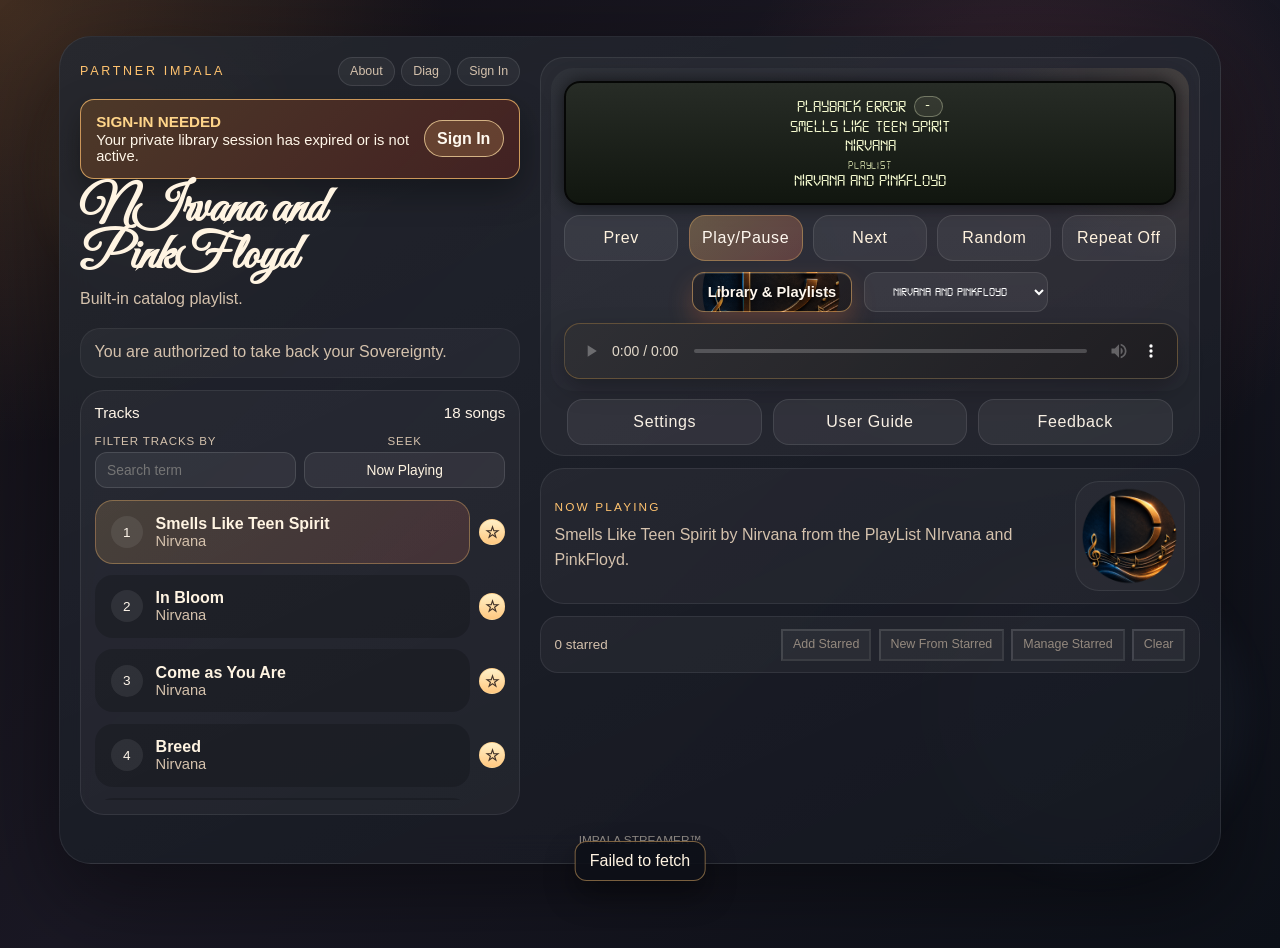
<file: index.html>
<!doctype html>
<html lang="en">
  <head>
    <meta charset="UTF-8" />
    <meta name="viewport" content="width=device-width, initial-scale=1" />
    <title>Impala Streamer</title>
    <link rel="stylesheet" href="styles.css?v=settings-polish-20260713a" />
    <link rel="icon" href="./assets/ddMusic.ico" />
    <script src="app-config.js?v=local-helper-20260705a"></script>
    <script src="auth-session.js"></script>
    <script src="api-client.js?v=user-wording-20260713a"></script>
    <script src="auth-notice.js?v=user-wording-20260713a"></script>
  </head>

  <body>
    <div class="page-shell">
      <div class="page-orb page-orb-left"></div>
      <div class="page-orb page-orb-right"></div>

      <main class="player-container">
        <section class="card-hero">
          <div class="hero-meta">
            <button
              type="button"
              id="impala-title"
              class="eyebrow impala-title"
              aria-haspopup="dialog"
              title="About Impala Streamer"
            >
              Partner Impala
            </button>
            <div class="hero-actions">
              <button
                type="button"
                class="account-link"
                id="about-link"
                aria-haspopup="dialog"
                title="About Impala Streamer"
              >
                About
              </button>
              <button
                type="button"
                class="account-link"
                id="diagnostics-btn"
                aria-haspopup="dialog"
              >
                Diag
              </button>
              <a class="account-link" id="account-link" href="signin.html"
                >Sign In</a
              >
            </div>
          </div>
          <h1 id="card-title">Partner Impala</h1>
          <p class="card-subtitle"></p>
        </section>

        <section class="player-main">
          <div class="player-frame">
            <div class="player-stage">
              <div class="lcd-display" id="lcdDisplay">
                <span class="lcd-status-row">
                  <span id="status">Paused</span>
                  <span
                    id="media-source-badge"
                    class="media-source-badge"
                    aria-label="Media source"
                    title="Media source"
                    >-</span
                  > </span
                ><br />
                <span id="current-song">No song playing</span><br />
                <span class="playlist-label">Playlist</span>
                <span id="playlist">No playlist</span>
              </div>
              <div class="transport-controls" aria-label="Player controls">
                <button
                  type="button"
                  class="transport-btn"
                  data-action="prev"
                  aria-label="Previous song"
                >
                  Prev
                </button>

                <button
                  type="button"
                  class="transport-btn transport-btn-primary"
                  data-action="toggle"
                  aria-label="Play or pause"
                >
                  Play/<wbr />Pause
                </button>

                <button
                  type="button"
                  class="transport-btn"
                  data-action="next"
                  aria-label="Next song"
                >
                  Next
                </button>
                
                <button
                  type="button"
                  class="transport-btn transport-btn-random"
                  id="random-mode-btn"
                  data-action="random"
                  aria-label="Random song"
                  aria-pressed="false"
                >
                  Random
                </button>

                <button
                  type="button"
                  class="transport-btn transport-btn-repeat"
                  data-action="repeat"
                  id="repeat-mode-btn"
                  aria-label="Repeat mode"
                >
                  Repeat Off
                </button>
              </div>

              <div class="transport-secondary">
                <a href="songlist.html" id="songList">Library & Playlists</a>
                <label class="playlist-picker" for="playlist-selector">
                  <select id="playlist-selector"></select>
                </label>
              </div>

              <div class="video-screen" id="video-screen" hidden>
                <video id="videoPlayer" playsinline controls></video>
                <button
                  type="button"
                  id="video-resume-btn"
                  class="video-resume-btn"
                  hidden
                >
                  Resume
                </button>
              </div>

              <audio id="audioPlayer" controls></audio>
            </div>
            <div class="userGuideLink">
              <a href="preferences.html">Settings</a>
              <a href="live.html" data-live-stream-surface hidden>Live Stream</a>
              <a href="userGuide/userGuide.html" target="_blank" rel="noopener"
                >User Guide</a
              >
              <button type="button" id="feedback-btn">Feedback</button>
            </div>
          </div>

          <div class="player-aside">
            <div class="player-aside-copy">
              <p class="player-aside-label">Now Playing</p>
              <p class="player-aside-text">.</p>
            </div>
            <div class="art-row" aria-label="Player artwork">
              <img
                id="player-medallion"
                class="art-tile"
                src="assets/ddMusic.ico"
                alt="DD Music"
              />
            </div>
          </div>

          <div
            class="starred-controls-panel"
            aria-label="Starred track controls"
          >
            <span id="player-starred-count" class="player-starred-count"
              >0 starred</span
            >
            <div class="track-panel-actions">
              <button
                type="button"
                id="player-add-starred-btn"
                class="player-starred-btn"
              >
                Add Starred
              </button>
              <button
                type="button"
                id="player-new-starred-btn"
                class="player-starred-btn"
              >
                New From Starred
              </button>
              <button
                type="button"
                id="player-manage-starred-btn"
                class="player-starred-btn"
              >
                Manage Starred
              </button>
              <button
                type="button"
                id="player-clear-starred-btn"
                class="player-starred-btn"
              >
                Clear
              </button>
            </div>
          </div>
        </section>

        <section class="card-copy">
          <div class="card-note">
            <p id="custom-note-text">
              You are authorized to take back your Sovereignty.
            </p>
          </div>

          <div class="track-panel">
            <div class="track-panel-header">
              <span>Tracks</span>
              <span id="track-count">0 songs</span>
            </div>
            <div class="track-panel-tools">
              <label class="track-filter" for="track-filter-input">
                <span>Filter Tracks By</span>
                <input
                  id="track-filter-input"
                  type="search"
                  placeholder="Search term"
                  autocomplete="off"
                  spellcheck="false"
                />
              </label>
              <div class="track-seek">
                <span>Seek</span>
                <button
                  type="button"
                  id="scroll-playing-btn"
                  class="scroll-playing-btn"
                  title="Go to track currently playing"
                  aria-label="Go to track currently playing"
                >Now Playing</button>
              </div>
            </div>
            <div id="track-list" class="track-list"></div>
          </div>
        </section>

        <p class="player-trademark">Impala Streamer&trade;</p>
      </main>
    </div>

    <dialog id="about-dialog" class="about-dialog" aria-labelledby="about-title">
      <div class="about-panel">
        <div class="about-header">
          <div>
            <p class="eyebrow">About ImpalaStreamer</p>
            <h2 id="about-title">Impala Streamer</h2>
          </div>
          <button type="button" id="about-close" class="about-close" aria-label="Close about">&times;</button>
        </div>

        <section class="about-section about-identity">
          <img src="assets/ddMusic.ico" alt="Impala Streamer" />
          <div>
            <p id="about-version" class="about-version">v1.0.0 · Build 2026.06.29</p>
            <p class="about-tagline">Stability first. Performance second. Hype never.</p>
          </div>
        </section>

        <section class="about-section">
          <h3>Verified Performance</h3>
          <div class="about-badges" aria-label="Verified performance badges">
            <figure>
              <img src="assets/badges/5days.png" alt="5 Days Continuous Operation badge" />
              <figcaption>5 Days<br />Continuous Operation</figcaption>
            </figure>
            <figure>
              <img src="assets/badges/4K3D.png" alt="4K 3D Playback badge" />
              <figcaption>4K 3D Playback<br />No Jitter · No Buffering</figcaption>
            </figure>
            <figure>
              <img src="assets/badges/cloudFriendly.png" alt="Cloud Friendly badge" />
              <figcaption>Cloud Friendly</figcaption>
            </figure>
            <figure>
              <img src="assets/badges/itJustWorks-wMatt.png" alt="It just works badge" />
              <figcaption>It Just Works</figcaption>
            </figure>
          </div>
        </section>

        <section class="about-section">
          <h3>System Philosophy</h3>
          <p>
            ImpalaStreamer is built for users, not marketers. Every feature is tested under real-world
            conditions: normal hardware, normal networks, and multi-day uptime. No shortcuts, no fragile
            dependencies, no demo-only behavior.
          </p>
          <p>The goal is simple: start bringing back that rarest of achievements, "It just works."</p>
        </section>

        <section class="about-section about-system">
          <h3>Technical Info</h3>
          <dl>
            <div><dt>Browser</dt><dd id="about-browser">-</dd></div>
            <div><dt>Platform</dt><dd id="about-platform">-</dd></div>
            <div><dt>Connection</dt><dd id="about-connection">-</dd></div>
            <div><dt>Media Source</dt><dd id="about-media-source">-</dd></div>
          </dl>
        </section>

        <section class="about-section about-legal">
          <h3>Legal</h3>
          <p>Impala Streamer&trade; is a trademark of Discrete Development LLC.</p>
          <p>Copyright &copy; 2024&ndash;2026 Discrete Development LLC. All rights reserved.</p>
        </section>
      </div>
    </dialog>

    <dialog id="diagnostics-dialog" class="about-dialog diagnostics-dialog" aria-labelledby="diagnostics-dialog-title">
      <div class="about-panel diagnostics-dialog-panel">
        <div class="about-header">
          <div>
            <p class="eyebrow">Partner Impala</p>
            <h2 id="diagnostics-dialog-title">Pilot Diagnostics</h2>
          </div>
          <button type="button" id="diagnostics-close" class="about-close" aria-label="Close diagnostics">&times;</button>
        </div>
        <iframe
          id="diagnostics-frame"
          class="diagnostics-frame"
          title="Impala Streamer Diagnostics"
          src="about:blank"
        ></iframe>
      </div>
    </dialog>

    <dialog id="feedback-dialog" class="feedback-dialog" aria-labelledby="feedback-title">
      <form id="feedback-form" class="feedback-form" method="dialog">
        <div class="feedback-heading">
          <div>
            <p class="eyebrow">Pilot support</p>
            <h2 id="feedback-title">Send functional feedback</h2>
          </div>
          <button type="button" id="feedback-close" class="feedback-close" aria-label="Close feedback">&times;</button>
        </div>
        <div class="feedback-sentiments" role="group" aria-label="How is Impala working?">
          <button type="button" data-sentiment="works-great" aria-pressed="false">👍 Works great</button>
          <button type="button" data-sentiment="something-off" aria-pressed="false">😐 Something’s off</button>
          <button type="button" data-sentiment="not-good" aria-pressed="false">👎 Not good</button>
        </div>
        <label class="feedback-message" for="feedback-text">
          <span>What did Impala do?</span>
          <textarea id="feedback-text" maxlength="4000" rows="5" placeholder="Describe what worked, failed, or needs fixing."></textarea>
        </label>
        <div class="feedback-footer">
          <p id="feedback-status" class="feedback-status" aria-live="polite"></p>
          <button type="submit" id="feedback-send">Send</button>
        </div>
      </form>
    </dialog>

    <script src="songs.js"></script>
    <script src="songs-ks.js"></script>
    <script src="ui-preferences.js?v=local-helper-20260705a"></script>
    <script src="diagnostics-store.js"></script>
    <script src="playlist-store.js?v=instance-builtins-20260712a"></script>
    <script src="track-selection-store.js"></script>
    <script src="player-state-store.js"></script>
    <script src="dialog-prompts.js?v=dialog-theme-20260626"></script>
    <script src="media-resolver.js?v=local-helper-20260705d"></script>
    <script src="player-engine.js"></script>
    <script src="live-client.js?v=live-stream-20260627b"></script>
    <script src="vendor/hls.min.js?v=live-player-20260627"></script>
    <script src="hls-adapter.js?v=live-player-20260627c"></script>
    <script src="ambient-identity.js?v=ambient-identity-20260629"></script>
    <script src="script.js?v=video-recovery-20260713a"></script>
    <script src="feedback.js"></script>
  </body>
</html>
</file>
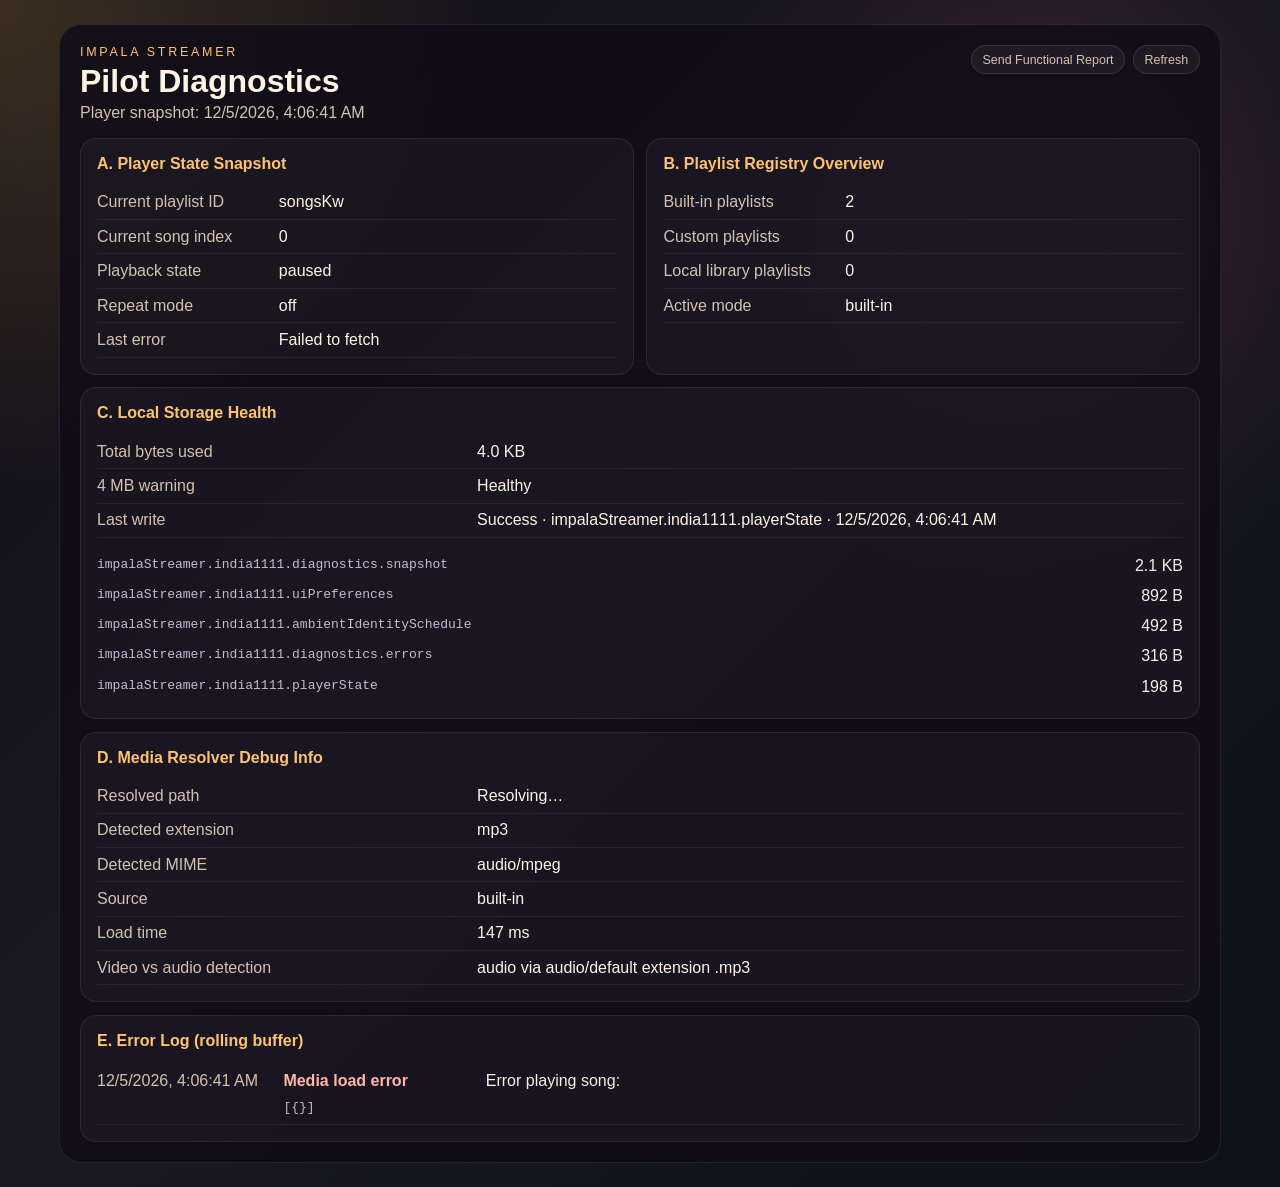
<file: diagnostics.html>
<!DOCTYPE html>
<html lang="en">
<head>
  <meta charset="UTF-8" />
  <meta name="viewport" content="width=device-width, initial-scale=1" />
  <title>Impala Streamer Diagnostics</title>
  <link rel="stylesheet" href="styles.css" />
  <link rel="icon" href="./assets/ddMusic.ico" />
  <script src="app-config.js"></script>
  <script src="diagnostics-store.js"></script>
</head>
<body class="diagnostics-page">
  <main class="diagnostics-shell">
    <header class="diagnostics-header">
      <div>
        <p class="eyebrow">Impala Streamer</p>
        <h1>Pilot Diagnostics</h1>
        <p id="diagnostics-updated" class="diagnostics-updated">Waiting for local player data…</p>
      </div>
      <div class="diagnostics-actions">
        <button type="button" id="diagnostics-send" class="account-link">Send Functional Report</button>
        <button type="button" id="diagnostics-refresh" class="account-link">Refresh</button>
      </div>
    </header>
    <div id="diagnostics-content" class="diagnostics-grid" aria-live="polite"></div>
  </main>
  <script src="diagnostics.js"></script>
</body>
</html>
</file>
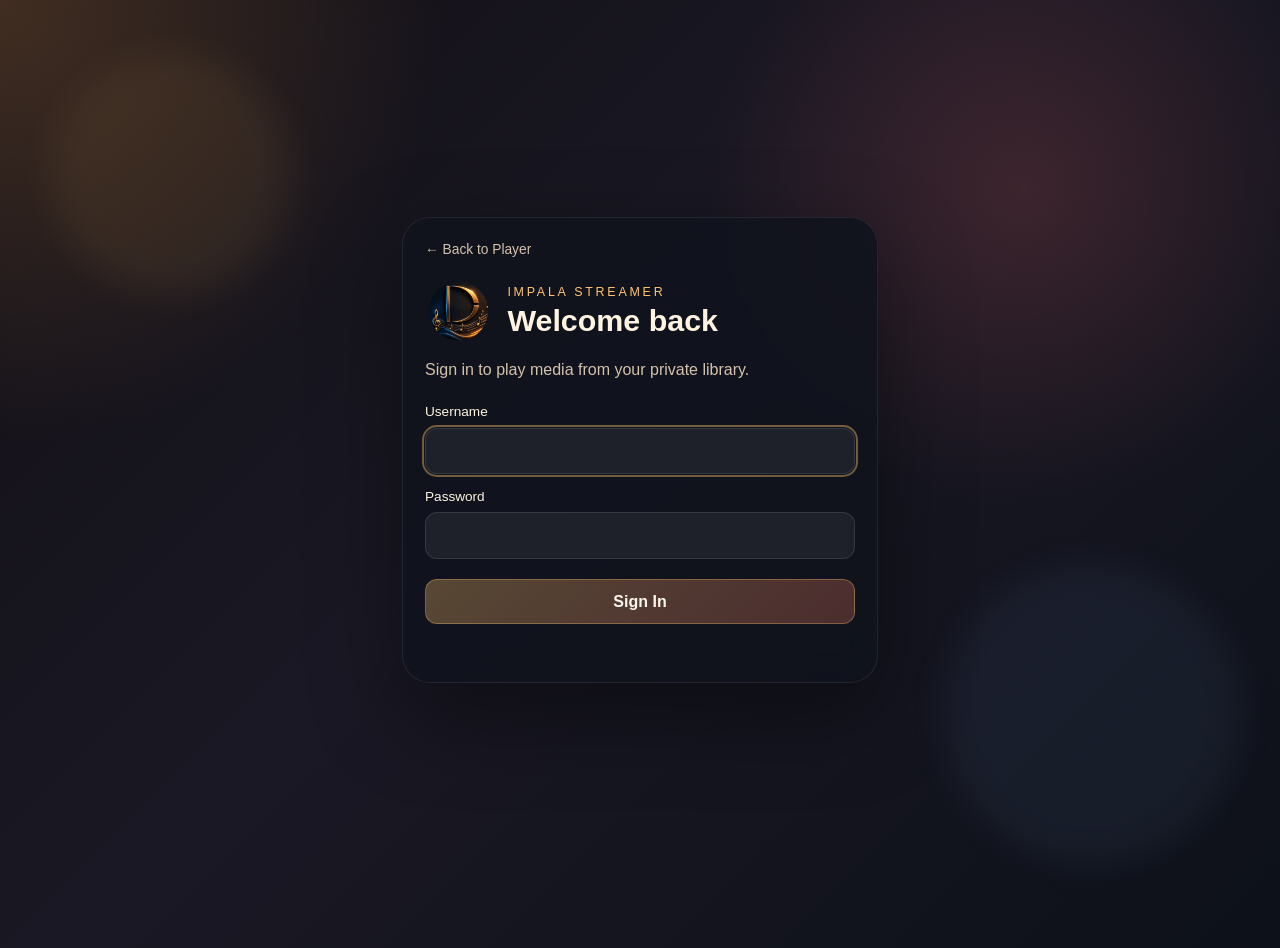
<file: live.html>
<!DOCTYPE html>
<html lang="en">

<head>
  <meta charset="UTF-8" />
  <meta name="viewport" content="width=device-width, initial-scale=1.0" />
  <title>Impala Streamer Live</title>
  <link rel="stylesheet" href="styles.css?v=settings-polish-20260713a" />
  <link rel="icon" href="./assets/ddMusic.ico" />
  <script src="app-config.js?v=local-helper-20260705a"></script>
  <script src="auth-session.js"></script>
  <script src="api-client.js?v=user-wording-20260713a"></script>
  <script src="auth-guard.js"></script>
</head>

<body>
  <div class="page-shell song-list-page-shell">
    <div class="page-orb page-orb-left"></div>
    <div class="page-orb page-orb-right"></div>

    <main class="live-main">
      <header class="preferences-top">
        <div>
          <p class="eyebrow">Impala Streamer</p>
          <h1>Live Stream</h1>
        </div>
        <div class="song-list-links">
          <a class="song-list-back" href="index.html">Back to Player</a>
          <a class="song-list-back" href="preferences.html">Settings</a>
        </div>
      </header>

      <section class="prefs-panel live-panel" aria-labelledby="live-control-heading">
        <h2 id="live-control-heading">Session Control</h2>
        <p>This is the isolated live stream control surface. It can be enabled or disabled without changing the core player.</p>

        <div class="live-catalog" aria-labelledby="live-catalog-heading">
          <div class="live-catalog-header">
            <h3 id="live-catalog-heading">Catalog</h3>
            <span id="live-catalog-status" aria-live="polite">Loading streams...</span>
          </div>
          <div id="live-catalog-list" class="live-catalog-list"></div>
        </div>

        <div class="prefs-control">
          <label for="live-title-input">Stream Title</label>
          <input id="live-title-input" type="text" maxlength="120" placeholder="Impala Test Stream" />
        </div>

        <div class="prefs-control">
          <label for="live-url-input">Stream URL</label>
          <input id="live-url-input" type="url" maxlength="2048" placeholder="https://example.com/live/master.m3u8" />
        </div>

        <div class="prefs-actions">
          <button type="button" id="live-refresh-btn">Refresh Status</button>
          <button type="button" id="live-start-btn">Start Session</button>
          <button type="button" id="live-stop-btn" disabled>Stop Session</button>
        </div>

        <p id="live-status" class="prefs-status" aria-live="polite">Loading live stream status...</p>
        <pre id="live-detail" class="live-detail"></pre>
      </section>
    </main>
  </div>

  <script src="ui-preferences.js?v=local-helper-20260705a"></script>
  <script src="live-client.js?v=live-stream-20260627b"></script>
  <script src="live-stream.js?v=live-stream-20260627b"></script>
</body>

</html>
</file>
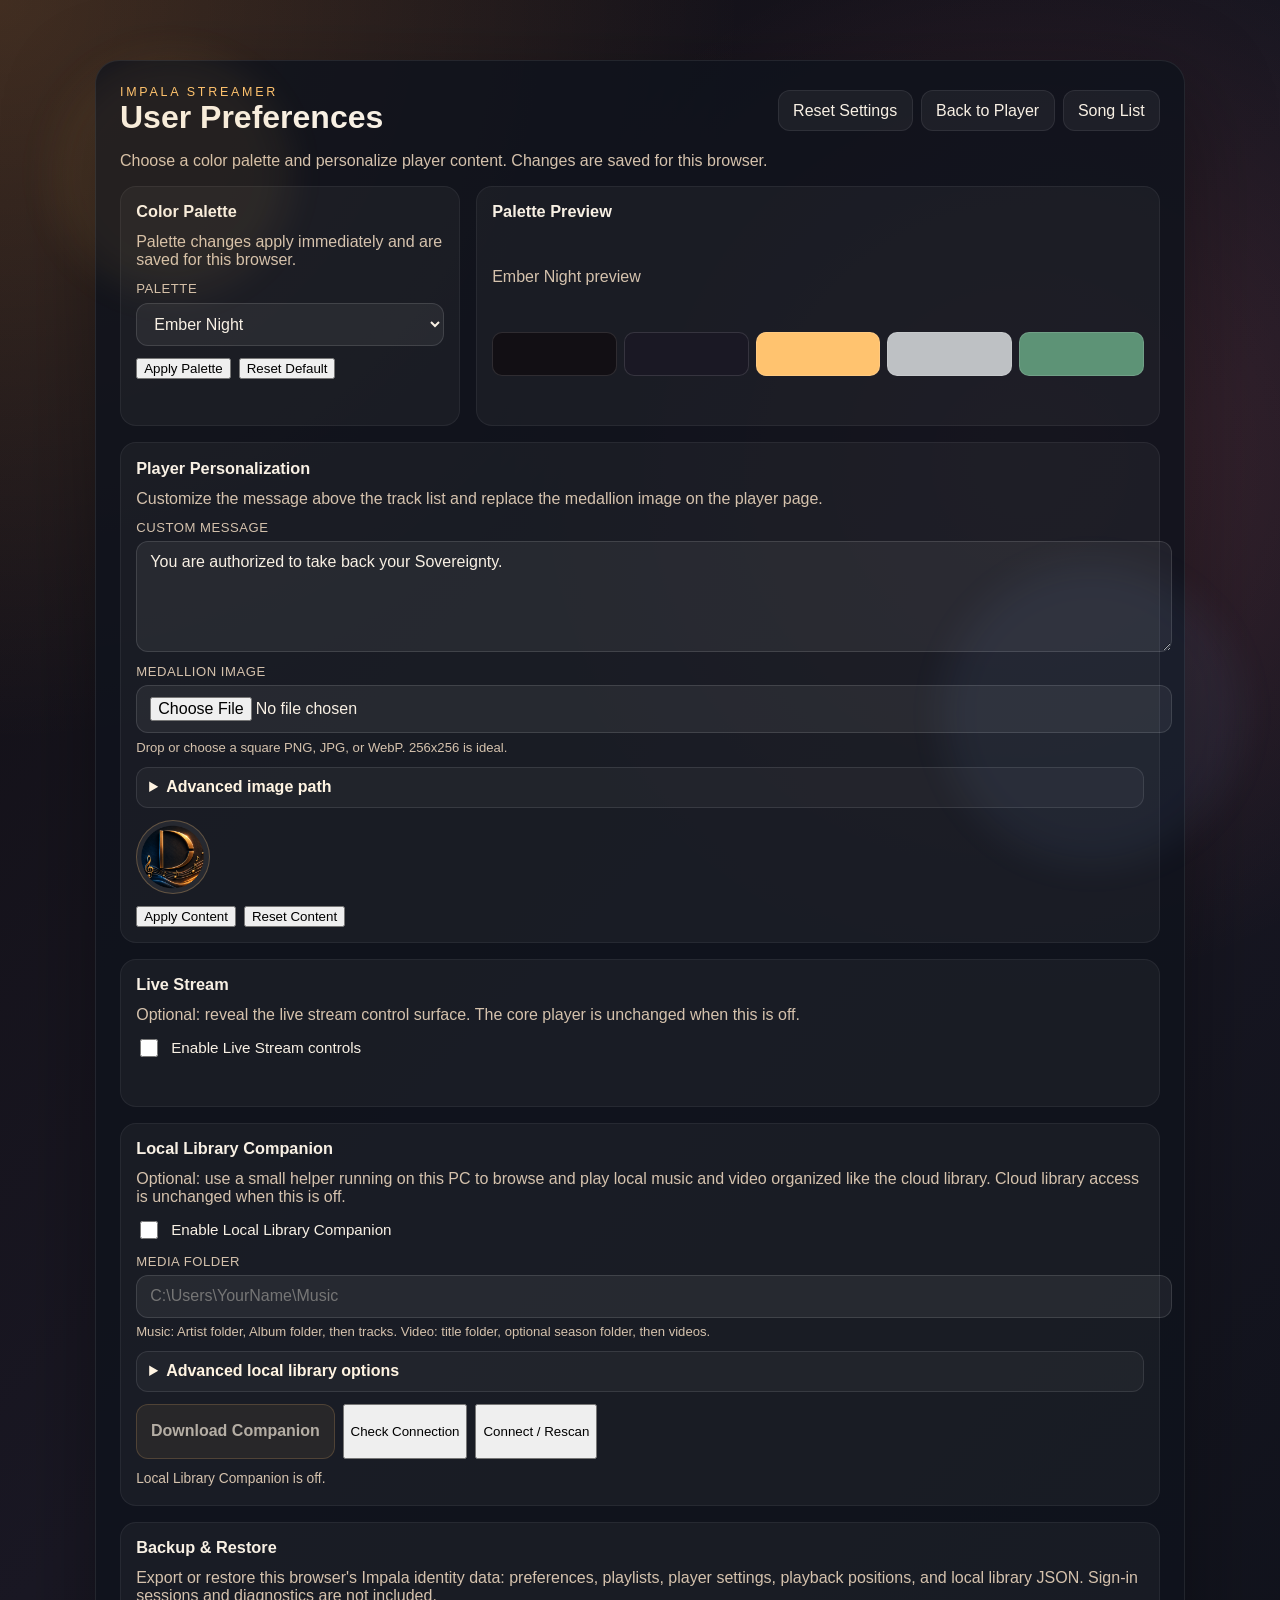
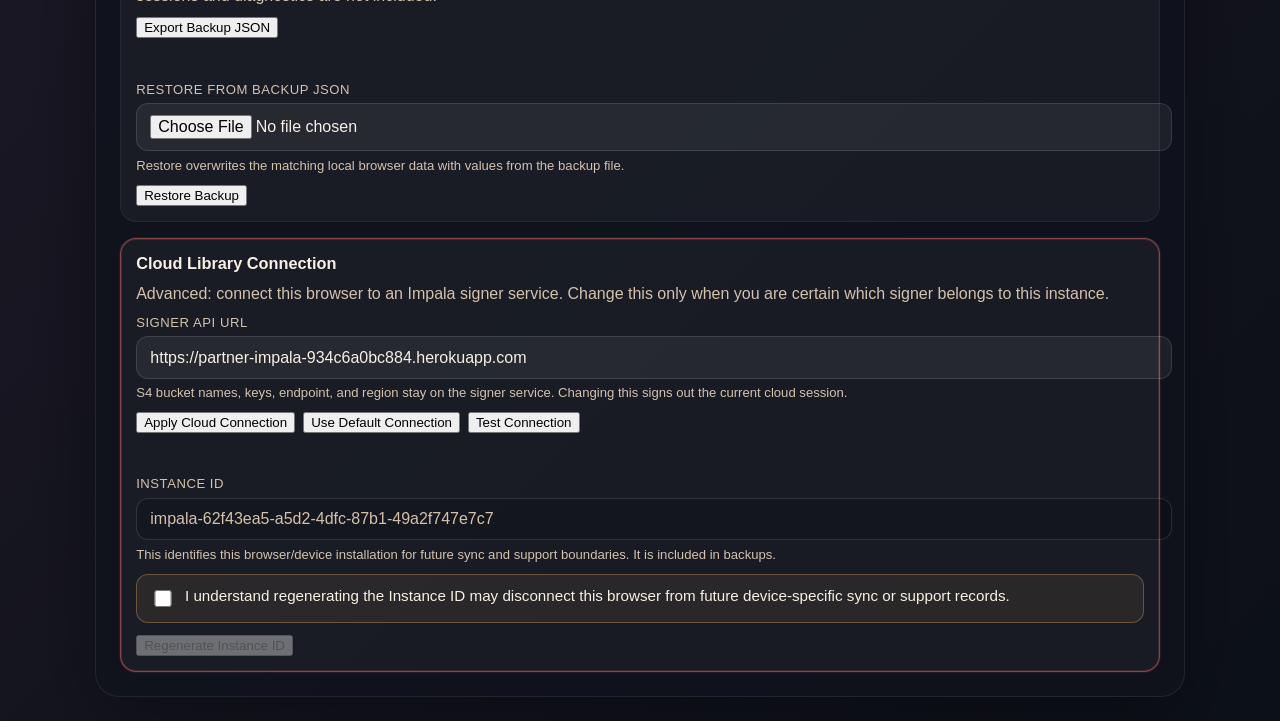
<file: preferences.html>
<!DOCTYPE html>
<html lang="en">

<head>
  <meta charset="UTF-8" />
  <meta name="viewport" content="width=device-width, initial-scale=1.0" />
  <title>Impala Streamer Preferences</title>
  <link rel="stylesheet" href="styles.css?v=usability-20260714a" />
  <link rel="icon" href="./assets/ddMusic.ico" />
</head>

<body>
  <div class="page-shell song-list-page-shell">
    <div class="page-orb page-orb-left"></div>
    <div class="page-orb page-orb-right"></div>

    <main class="preferences-main">
      <header class="preferences-top">
        <div>
          <p class="eyebrow">Impala Streamer</p>
          <h1>User Preferences</h1>
        </div>
        <div class="song-list-links">
          <button type="button" id="settings-reset-btn" class="song-list-back prefs-reset-all-btn">Reset Settings</button>
          <a class="song-list-back" href="index.html">Back to Player</a>
          <a class="song-list-back" href="songlist.html">Song List</a>
        </div>
      </header>

      <p class="preferences-intro">Choose a color palette and personalize player content. Changes are saved for this browser.</p>

      <section class="preferences-grid">
        <section class="prefs-panel" aria-labelledby="color-palette-heading">
          <h2 id="color-palette-heading">Color Palette</h2>
          <p>Palette changes apply immediately and are saved for this browser.</p>
          <div class="prefs-control">
            <label for="palette-select">Palette</label>
            <select id="palette-select"></select>
          </div>
          <div class="prefs-actions">
            <button type="button" id="palette-apply-btn">Apply Palette</button>
            <button type="button" id="palette-reset-btn">Reset Default</button>
          </div>
          <p id="prefs-status" class="prefs-status" aria-live="polite"></p>
        </section>

        <section class="prefs-panel" aria-labelledby="palette-preview-heading">
          <h2 id="palette-preview-heading">Palette Preview</h2>
          <p id="palette-preview-name">Select a palette to preview key colors.</p>
          <div class="palette-preview" id="palette-preview"></div>
        </section>
      </section>

      <section class="prefs-panel" aria-labelledby="player-customization-heading">
        <h2 id="player-customization-heading">Player Personalization</h2>
        <p>Customize the message above the track list and replace the medallion image on the player page.</p>

        <div class="prefs-control">
          <label for="custom-note-input">Custom Message</label>
          <textarea id="custom-note-input" rows="3" maxlength="180" placeholder="Type your custom saying"></textarea>
        </div>

        <div class="prefs-control">
          <label for="medallion-file-input">Medallion Image</label>
          <input id="medallion-file-input" type="file" accept="image/png,image/jpeg,image/webp" />
          <p class="prefs-hint">Drop or choose a square PNG, JPG, or WebP. 256x256 is ideal.</p>
        </div>

        <details class="prefs-details prefs-compact-details">
          <summary>Advanced image path</summary>
          <div class="prefs-control">
            <label for="medallion-src-input">Medallion Image Path or URL</label>
            <input id="medallion-src-input" type="text" placeholder="assets/vortexFireUs.png or https://..." />
            <p class="prefs-hint">Use only when the image is already hosted or already included with this Impala instance.</p>
          </div>
        </details>

        <div class="prefs-medallion-preview">
          <img id="medallion-preview-img" src="assets/ddMusic.ico" alt="Current medallion preview" />
        </div>

        <div class="prefs-actions">
          <button type="button" id="customize-apply-btn">Apply Content</button>
          <button type="button" id="customize-reset-btn">Reset Content</button>
        </div>
      </section>

      <section class="prefs-panel" aria-labelledby="live-stream-heading">
        <h2 id="live-stream-heading">Live Stream</h2>
        <p>Optional: reveal the live stream control surface. The core player is unchanged when this is off.</p>

        <label class="prefs-toggle" for="live-stream-enabled-input">
          <input id="live-stream-enabled-input" type="checkbox" />
          <span>Enable Live Stream controls</span>
        </label>

        <p id="live-stream-status" class="prefs-status" aria-live="polite"></p>
      </section>

      <section class="prefs-panel" aria-labelledby="local-helper-heading">
        <h2 id="local-helper-heading">Local Library Companion</h2>
        <p>Optional: use a small helper running on this PC to browse and play local music and video organized like the cloud library. Cloud library access is unchanged when this is off.</p>

        <label class="prefs-toggle" for="local-helper-enabled-input">
          <input id="local-helper-enabled-input" type="checkbox" />
          <span>Enable Local Library Companion</span>
        </label>

        <div class="prefs-control">
          <label for="local-helper-root-input">Media Folder</label>
          <input id="local-helper-root-input" type="text" placeholder="C:\Users\YourName\Music" />
          <p class="prefs-hint">Music: Artist folder, Album folder, then tracks. Video: title folder, optional season folder, then videos.</p>
        </div>

        <details class="prefs-details">
          <summary>Advanced local library options</summary>
          <div class="prefs-control">
            <label for="local-helper-port-input">Helper Port</label>
            <input id="local-helper-port-input" type="number" min="1024" max="65535" step="1" placeholder="8089" />
            <p class="prefs-hint">Use 8089 unless the helper reports a port conflict.</p>
          </div>

          <section class="prefs-subsection" aria-labelledby="local-media-heading">
            <h3 id="local-media-heading">Local Media Directories</h3>
            <p>Optional fallback for browser-friendly local hosting. Most users should use Local Library Companion instead.</p>

            <div class="prefs-control">
              <label for="local-audio-dir-input">Local Audio Directory</label>
              <input id="local-audio-dir-input" type="text" placeholder="/media/audio or file:///home/you/media/audio" />
            </div>

            <div class="prefs-control">
              <label for="local-video-dir-input">Local Video Directory</label>
              <input id="local-video-dir-input" type="text" placeholder="/media/videos or file:///home/you/media/videos" />
            </div>

            <div class="prefs-actions">
              <button type="button" id="media-roots-apply-btn">Apply Local Media</button>
              <button type="button" id="media-roots-reset-btn">Clear Local Media</button>
              <button type="button" id="media-roots-test-audio-btn">Test Local Audio</button>
              <button type="button" id="media-roots-test-video-btn">Test Local Video</button>
            </div>
          </section>

          <section class="prefs-subsection" aria-labelledby="local-library-heading">
            <h3 id="local-library-heading">Local Library JSON</h3>
            <p>Backup method: paste or drop a JSON manifest. See the <a href="userGuide/userGuide.html#localJsonGuide" target="_blank" rel="noopener">Local Library JSON guide</a>.</p>

            <div class="prefs-control">
              <label for="local-library-json-input">Drop JSON here</label>
              <textarea
                id="local-library-json-input"
                class="prefs-dropzone"
                rows="8"
                spellcheck="false"
                placeholder='Drop a JSON file here or paste a manifest like { "audio": [...], "video": [...] }'></textarea>
              <p class="prefs-hint">Supported entries can use name, title, artist, album, objectKey, or file.</p>
            </div>

            <div class="prefs-actions">
              <button type="button" id="local-library-apply-btn">Apply Local Library JSON</button>
              <button type="button" id="local-library-reset-btn">Clear Local Library JSON</button>
            </div>
          </section>
        </details>

        <div class="prefs-actions">
          <a id="local-helper-download-link" class="button-link" href="#" aria-disabled="true">Download Companion</a>
          <button type="button" id="local-helper-check-btn">Check Connection</button>
          <button type="button" id="local-helper-connect-btn">Connect / Rescan</button>
        </div>

        <p id="local-helper-status" class="prefs-status" aria-live="polite">Local Library Companion is off.</p>
      </section>

      <section class="prefs-panel" aria-labelledby="backup-heading">
        <h2 id="backup-heading">Backup & Restore</h2>
        <p>Export or restore this browser's Impala identity data: preferences, playlists, player settings, playback positions, and local library JSON. Sign-in sessions and diagnostics are not included.</p>

        <div class="prefs-actions">
          <button type="button" id="backup-export-btn">Export Backup JSON</button>
        </div>
        <p id="backup-status" class="prefs-status" aria-live="polite"></p>

        <div class="prefs-control">
          <label for="backup-import-input">Restore from Backup JSON</label>
          <input id="backup-import-input" type="file" accept="application/json,.json" />
          <p class="prefs-hint">Restore overwrites the matching local browser data with values from the backup file.</p>
        </div>

        <div class="prefs-actions">
          <button type="button" id="backup-restore-btn">Restore Backup</button>
        </div>
      </section>

      <section class="prefs-panel prefs-danger-panel" aria-labelledby="cloud-connection-heading">
        <h2 id="cloud-connection-heading">Cloud Library Connection</h2>
        <p>Advanced: connect this browser to an Impala signer service. Change this only when you are certain which signer belongs to this instance.</p>

        <div class="prefs-control">
          <label for="cloud-api-url-input">Signer API URL</label>
          <input id="cloud-api-url-input" type="url" placeholder="https://your-impala-signer.herokuapp.com" />
          <p class="prefs-hint">S4 bucket names, keys, endpoint, and region stay on the signer service. Changing this signs out the current cloud session.</p>
        </div>

        <div class="prefs-actions">
          <button type="button" id="cloud-api-apply-btn">Apply Cloud Connection</button>
          <button type="button" id="cloud-api-reset-btn">Use Default Connection</button>
          <button type="button" id="cloud-api-test-btn">Test Connection</button>
        </div>
        <p id="cloud-api-status" class="prefs-status" aria-live="polite"></p>

        <div class="prefs-control">
          <label for="instance-id-output">Instance ID</label>
          <input id="instance-id-output" type="text" readonly />
          <p class="prefs-hint">This identifies this browser/device installation for future sync and support boundaries. It is included in backups.</p>
        </div>

        <label class="prefs-toggle prefs-warning-toggle" for="instance-id-confirm-input">
          <input id="instance-id-confirm-input" type="checkbox" />
          <span>I understand regenerating the Instance ID may disconnect this browser from future device-specific sync or support records.</span>
        </label>

        <div class="prefs-actions">
          <button type="button" id="instance-id-regenerate-btn" disabled>Regenerate Instance ID</button>
        </div>
      </section>
    </main>
  </div>

  <script src="app-config.js?v=local-helper-20260705a"></script>
  <script src="ui-preferences.js?v=local-helper-20260705b"></script>
  <script src="playlist-store.js?v=instance-builtins-20260712a"></script>
  <script src="track-selection-store.js"></script>
  <script src="player-state-store.js"></script>
  <script src="identity-backup.js?v=backup-status-20260626"></script>
  <script src="preferences.js?v=usability-20260714a"></script>
</body>

</html>
</file>
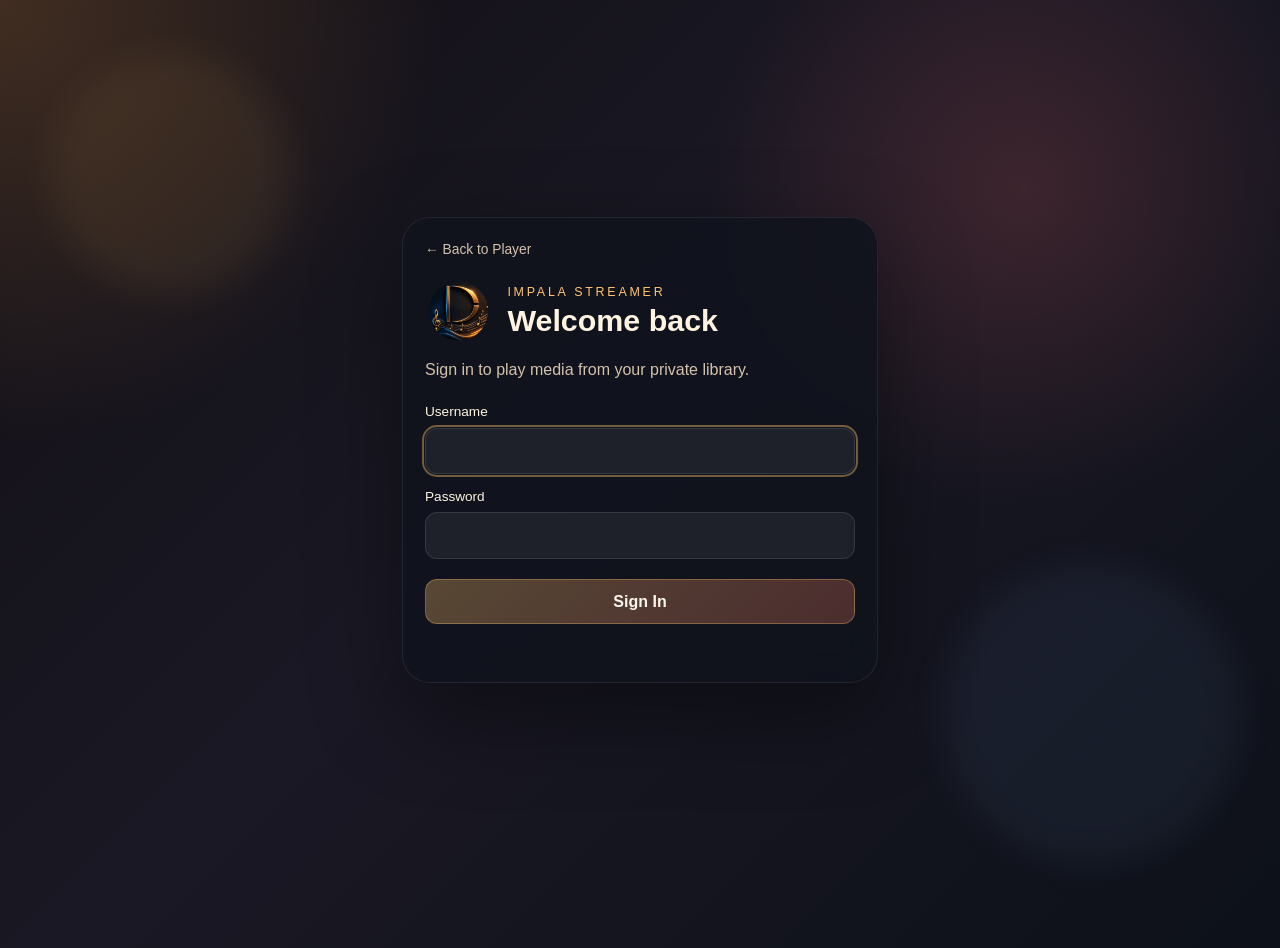
<file: signin.html>
<!DOCTYPE html>
<html lang="en">

<head>
  <meta charset="UTF-8" />
  <meta name="viewport" content="width=device-width, initial-scale=1" />
  <title>Sign In | Impala Streamer</title>
  <link rel="stylesheet" href="styles.css" />
  <link rel="icon" href="./assets/ddMusic.ico" />
</head>

<body>
  <div class="page-shell auth-page-shell">
    <div class="page-orb page-orb-left"></div>
    <div class="page-orb page-orb-right"></div>

    <main class="signin-card">
      <a class="signin-back" href="index.html" aria-label="Back to player">← Back to Player</a>
      <div class="signin-brand">
        <img src="assets/ddMusic.ico" alt="" />
        <div>
          <p class="eyebrow">Impala Streamer</p>
          <h1>Welcome back</h1>
        </div>
      </div>
      <p class="signin-intro">Sign in to play media from your private library.</p>

      <form class="signin-form" id="signin-form">
        <label for="signin-username">Username</label>
        <input type="text" id="signin-username" name="username" autocomplete="username" required autofocus />
        <label for="signin-password">Password</label>
        <input type="password" id="signin-password" name="password" autocomplete="current-password" required />
        <button type="submit" id="signin-submit">Sign In</button>
      </form>

      <section class="signed-in-panel" id="signed-in-panel" hidden>
        <p id="signed-in-copy"></p>
        <div class="signed-in-actions">
          <a href="index.html">Open Player</a>
          <button type="button" id="signin-logout">Log Out</button>
        </div>
      </section>
      <p class="signin-status" id="signin-status" aria-live="polite"></p>
    </main>
  </div>

  <script src="app-config.js"></script>
  <script src="auth-session.js"></script>
  <script src="ui-preferences.js"></script>
  <script src="signin.js"></script>
</body>

</html>
</file>
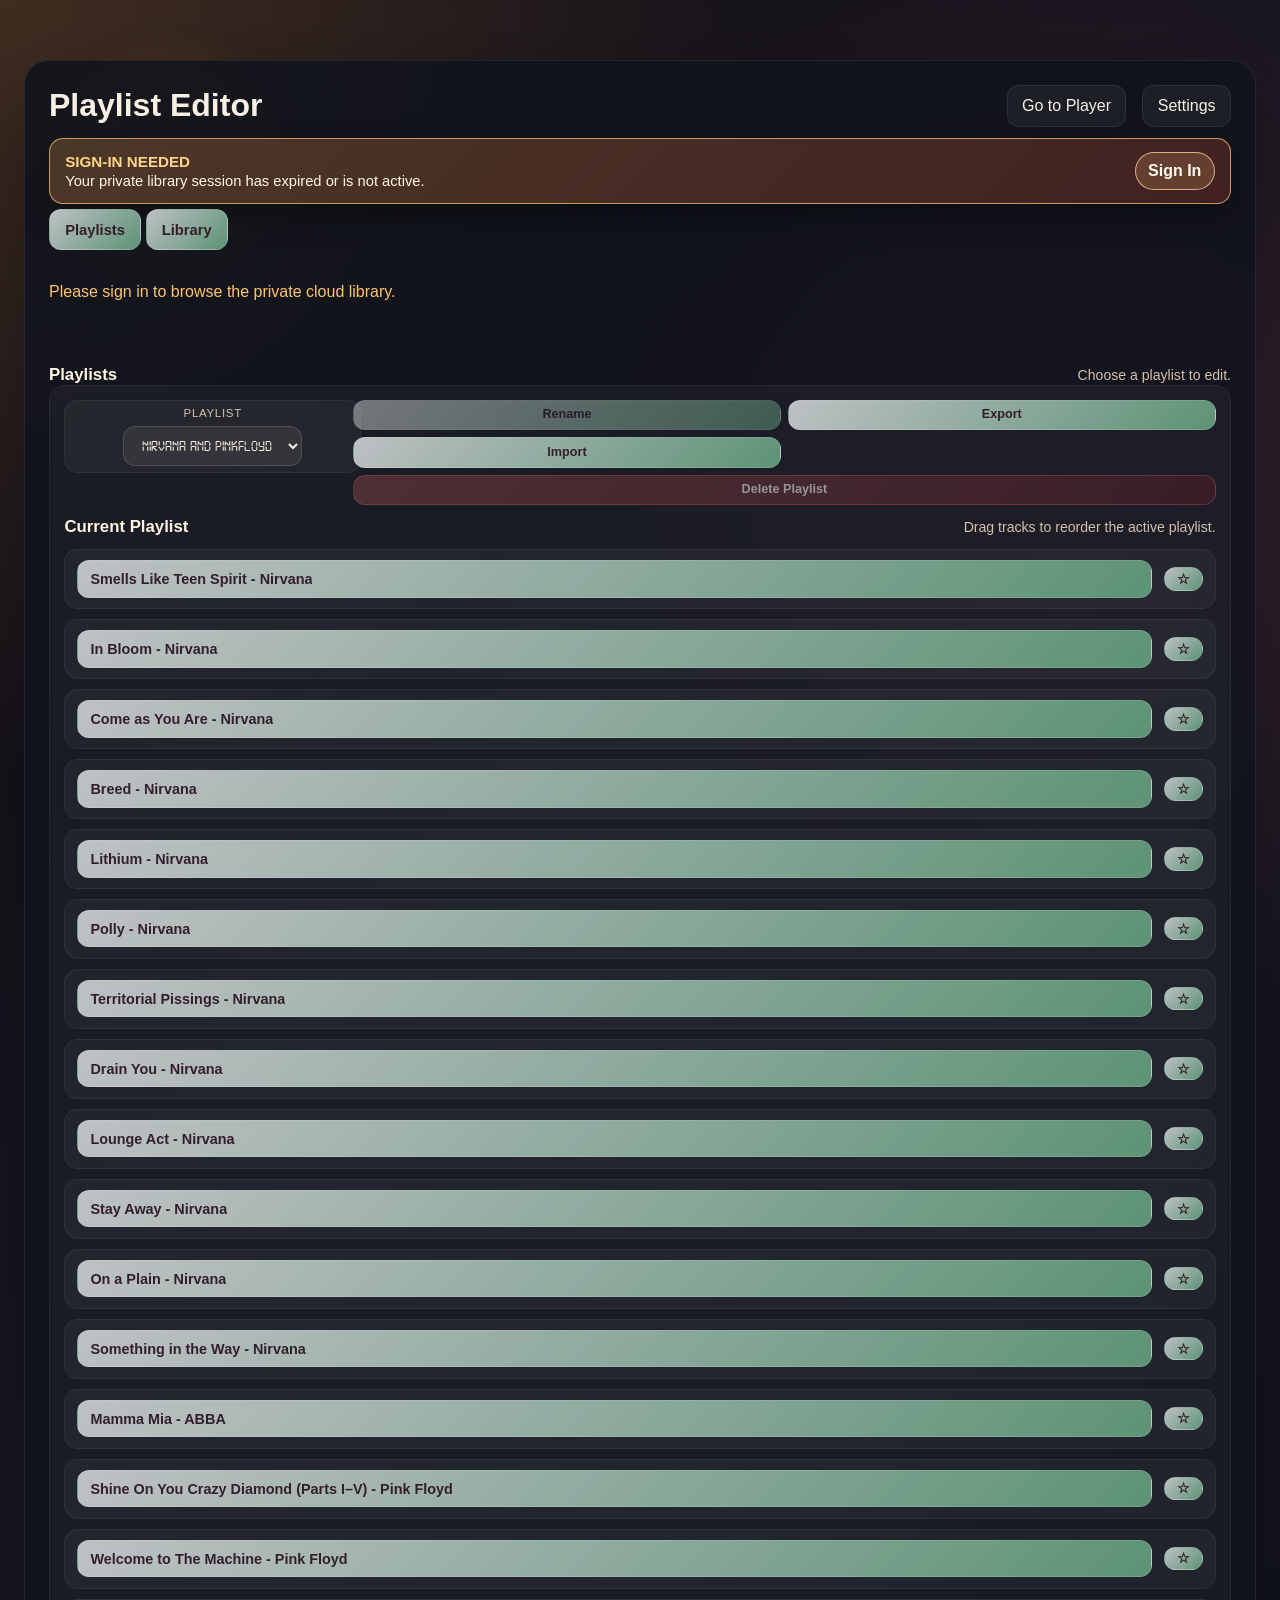
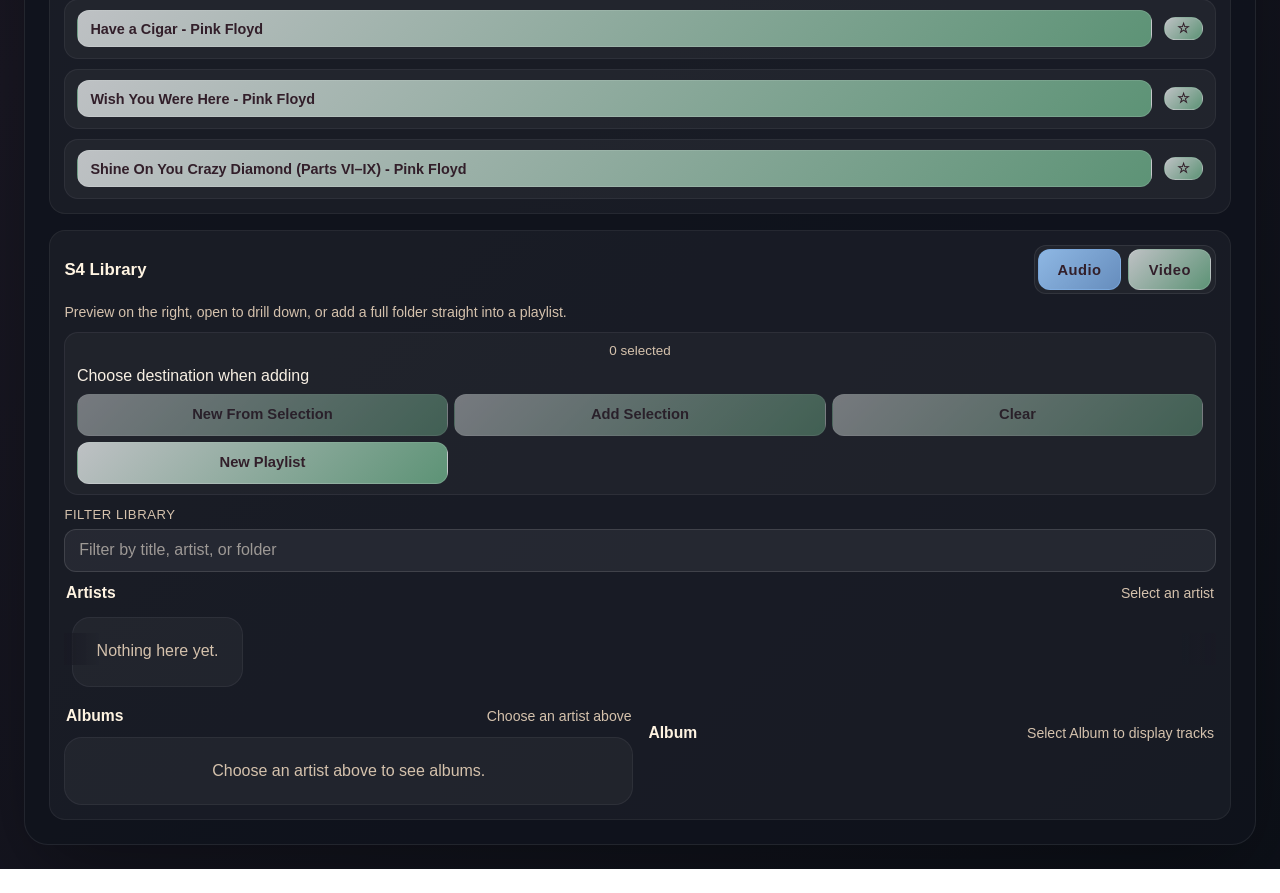
<file: songlist.html>
<!DOCTYPE html>
<html lang="en">

<head>
  <meta charset="UTF-8" />
  <meta name="viewport" content="width=device-width, initial-scale=1.0" />
  <title>Impala Streamer Library</title>
  <link rel="stylesheet" href="styles.css?v=video-collections-20260714a" />
  <link rel="icon" href="./assets/ddMusic.ico" />
</head>

<body>
  <div class="page-shell song-list-page-shell">
    <div class="page-orb page-orb-left"></div>
    <div class="page-orb page-orb-right"></div>

    <main class="song-list-container song-list-page">
      <div class="titles-container">
        <div class="titles-row">
          <h1 id="playlist-title">Library & Playlists</h1>
          <div class="song-list-links">
            <a class="song-list-back" href="index.html">Go to Player</a>
            <div class="rebuild-index-control">
              <button type="button" id="rebuild-audio-index-btn" class="rebuild-index-button" hidden>Audio Index</button>
              <button type="button" id="rebuild-video-index-btn" class="rebuild-index-button" hidden>Video Index</button>
            </div>
            <a class="song-list-back" href="preferences.html">Settings</a>
          </div>
        </div>
        <div class="editor-view-switch" role="group" aria-label="Editor view">
          <button type="button" id="playlist-view-btn" class="editor-view-btn">Playlists</button>
          <button type="button" id="library-view-btn" class="editor-view-btn">Library</button>
        </div>
        <div id="rebuild-index-status" class="rebuild-index-status" aria-live="polite"></div>
        <div id="library-status" class="editor-message page-auth-status" aria-live="polite"></div>
      </div>
      <div id="editor-message" class="editor-message" aria-live="polite"></div>
      <div id="playlist-editor-view" class="editor-view-panel playlist-editor-view">
        <div class="playlist-view-columns">
          <section class="playlist-index-panel">
            <div class="playlist-panel-header">
              <h2>Playlists</h2>
              <span class="playlist-panel-copy">Choose a playlist to edit.</span>
            </div>
            <div id="playlist-list" class="playlist-list" aria-label="Playlists"></div>
          </section>
          <section class="playlist-panel">
            <section class="editor-toolbar playlist-toolbar">
              <label class="playlist-picker song-editor-picker" for="editor-playlist-selector">
                <span>Playlist</span>
                <select id="editor-playlist-selector"></select>
              </label>
              <div class="editor-actions">
                <button type="button" id="rename-playlist-btn">Rename</button>
                <button type="button" id="export-playlist-btn">Export</button>
                <button type="button" id="import-playlist-btn">Import</button>
                <button type="button" id="delete-playlist-btn">Delete Playlist</button>
              </div>
            </section>
            <section id="import-playlist-panel" class="import-playlist-panel" hidden>
              <label class="import-playlist-input" for="import-playlist-text">
                <span>Paste Playlist JSON</span>
                <textarea
                  id="import-playlist-text"
                  rows="10"
                  placeholder="{\n  \"schema\": \"impala.playlist.v1\",\n  \"name\": \"Road Trip\",\n  \"songs\": [\n    { \"name\": \"Song\", \"artist\": \"Artist\", \"objectKey\": \"path/file.mp3\" }\n  ]\n}"
                  spellcheck="false"
                ></textarea>
              </label>
              <p class="import-playlist-help">Accepts Impala playlist export JSON, plus older const-array templates. Supports title or name, plus artist and objectKey/file.</p>
              <div class="import-playlist-actions">
                <button type="button" id="import-playlist-apply-btn">Import Playlist</button>
                <button type="button" id="import-playlist-merge-btn">Merge Into Current</button>
                <button type="button" id="import-playlist-cancel-btn">Cancel</button>
              </div>
            </section>
            <section id="delete-playlist-panel" class="import-playlist-panel" hidden>
              <label class="import-playlist-input" for="delete-playlist-selector">
                <span>Select Playlist To Delete</span>
                <select id="delete-playlist-selector"></select>
              </label>
              <p class="import-playlist-help">Choose one custom playlist, then delete it permanently.</p>
              <div class="import-playlist-actions">
                <button type="button" id="delete-playlist-apply-btn">Delete Selected Playlist</button>
                <button type="button" id="delete-playlist-cancel-btn">Cancel</button>
              </div>
            </section>
            <div class="playlist-panel-header">
              <h2>Current Playlist</h2>
              <span class="playlist-panel-copy">Drag tracks to reorder the active playlist.</span>
            </div>
            <ul id="song-list"></ul>
            <button type="button" id="playlist-expand-btn" class="playlist-expand-btn">Show Full Playlist</button>
          </section>
        </div>
      </div>
        <section id="custom-library-panel" class="library-panel" hidden>
          <div class="library-panel-header">
            <div class="library-panel-title-row">
              <h2>S4 Library</h2>
              <div class="library-browse-toggle" role="group" aria-label="Browse media type">
                <button type="button" id="library-mode-audio-btn" class="library-mode-btn is-active" aria-pressed="true">Audio</button>
                <button type="button" id="library-mode-video-btn" class="library-mode-btn" aria-pressed="false">Video</button>
              </div>
            </div>
            <p class="library-panel-copy">Preview on the right, open to drill down, or add a full folder straight into a playlist.</p>
          </div>
          <div id="selected-tracks-panel" class="selected-tracks-panel library-selection-panel">
            <span id="selected-tracks-count">0 selected</span>
            <span id="selected-tracks-target" class="selected-tracks-target">Choose destination when adding</span>
            <div class="selected-tracks-actions">
              <button type="button" id="create-playlist-btn">New Playlist</button>
              <button type="button" id="selected-tracks-new-btn">New From Selection</button>
              <button type="button" id="selected-tracks-add-btn">Add Selection</button>
              <button type="button" id="selected-tracks-clear-btn">Clear</button>
            </div>
          </div>
          <label class="library-search" for="library-search-input">
            <span>Filter Library</span>
            <input
              id="library-search-input"
              type="search"
              placeholder="Filter by title, artist, or folder"
              autocomplete="off"
              spellcheck="false"
            />
          </label>
          <div class="library-browser">
            <section class="library-pane library-artists-pane">
              <div class="library-pane-header">
                <h3 id="library-current-heading">Artists</h3>
                <span id="library-play-hint" class="library-play-hint" hidden>Click on title to play</span>
                <span id="library-current-title" class="library-pane-label">Select an artist</span>
              </div>
              <div id="library-current-list" class="library-list library-artists-row"></div>
              <div id="library-artist-scrollbar" class="library-artist-scrollbar" aria-hidden="true">
                <div id="library-artist-scroll-thumb" class="library-artist-scroll-thumb"></div>
              </div>
            </section>
            <div class="library-split">
              <section class="library-pane">
                <div class="library-pane-header">
                  <h3 id="library-preview-heading">Albums</h3>
                  <span id="library-preview-title" class="library-pane-label">Choose an artist above</span>
                </div>
                <div id="library-preview-list" class="library-list"></div>
              </section>
              <section class="library-pane">
                <div class="library-pane-header">
                  <h3 id="library-tracks-heading">Album</h3>
                  <span id="library-tracks-title" class="library-pane-label">Choose an album</span>
                </div>
                <div id="library-tracks-list" class="library-list"></div>
              </section>
            </div>
          </div>
        </section>
    </main>
  </div>

  <script src="songs.js"></script>
  <script src="songs-ks.js"></script>
  <script src="app-config.js?v=seed-playlists-20260714a"></script>
  <script src="auth-session.js"></script>
  <script src="auth-notice.js?v=user-wording-20260713a"></script>
  <script src="ui-preferences.js?v=local-helper-20260705a"></script>
  <script src="dialog-prompts.js?v=dialog-theme-20260626"></script>
  <script src="playlist-store.js?v=seed-playlists-20260714a"></script>
  <script src="track-selection-store.js"></script>
  <script src="songlist.js?v=video-collections-20260714b"></script>
</body>

</html>
</file>
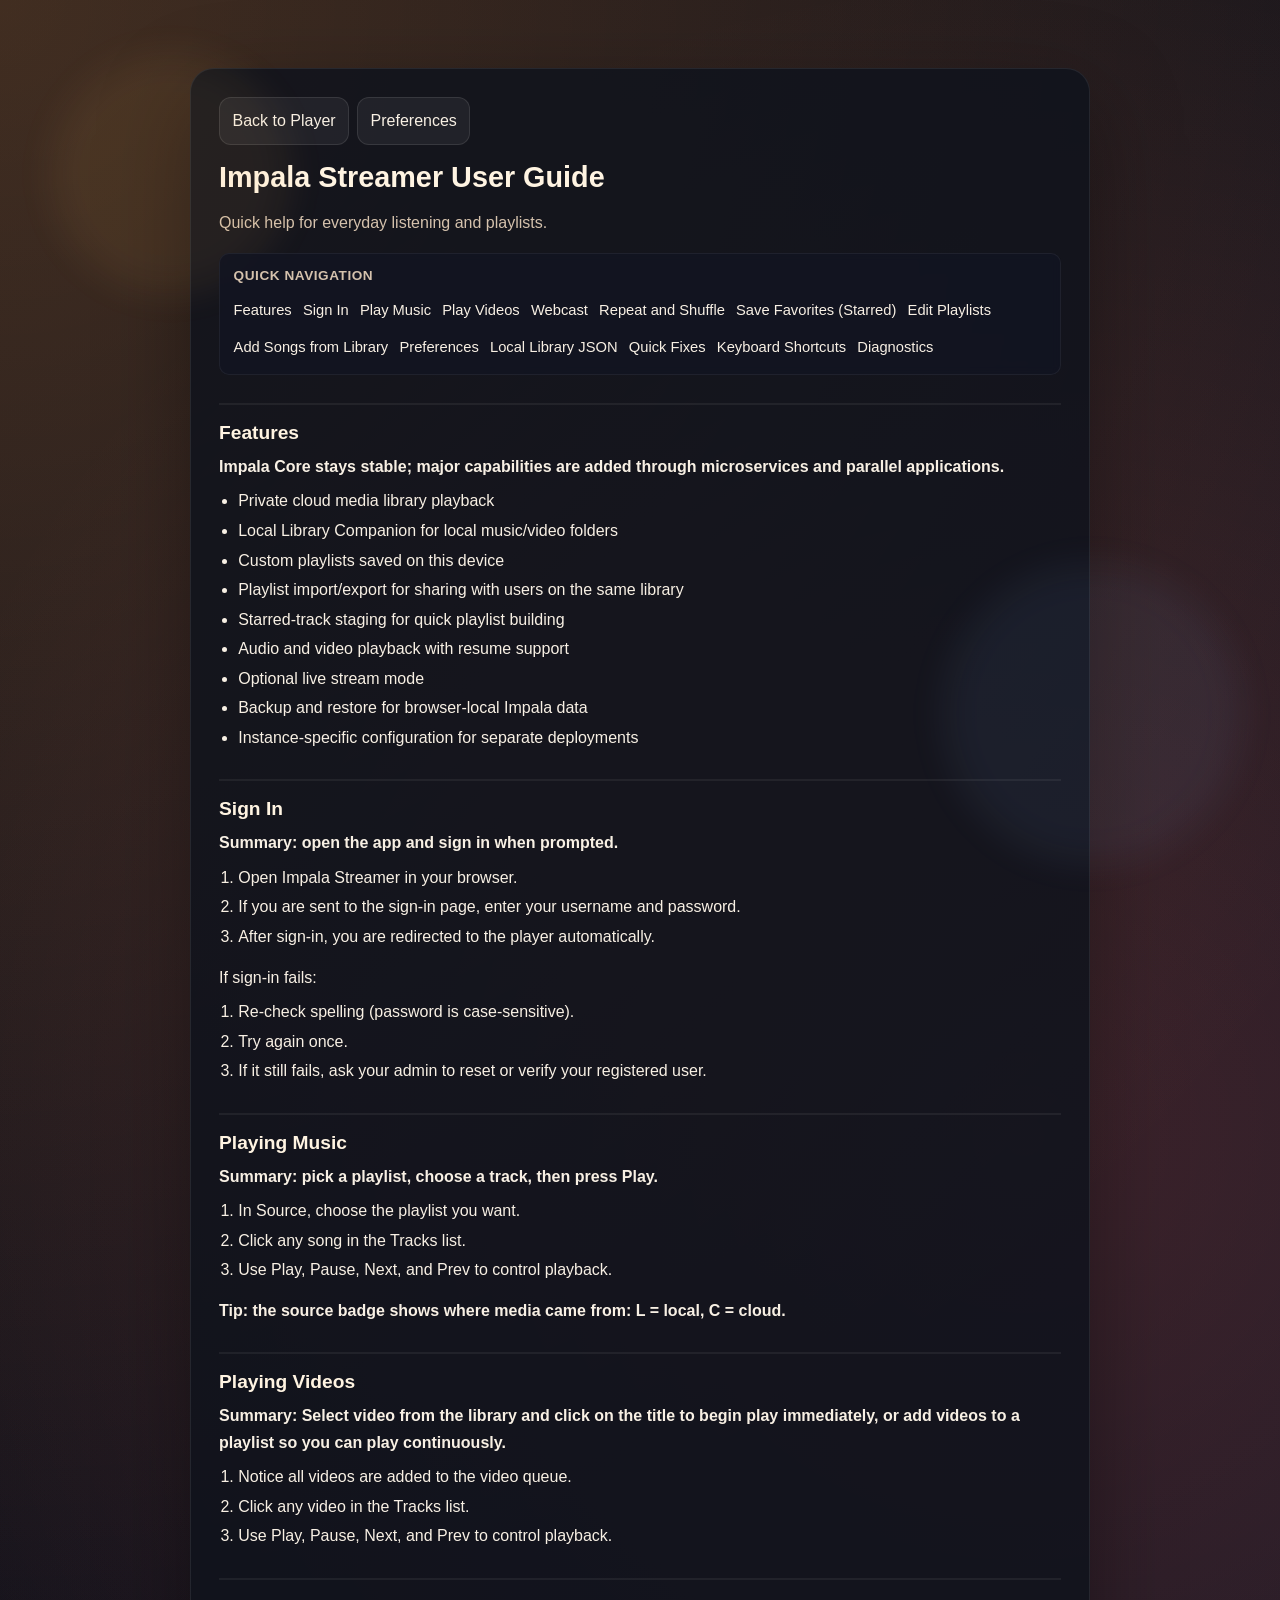
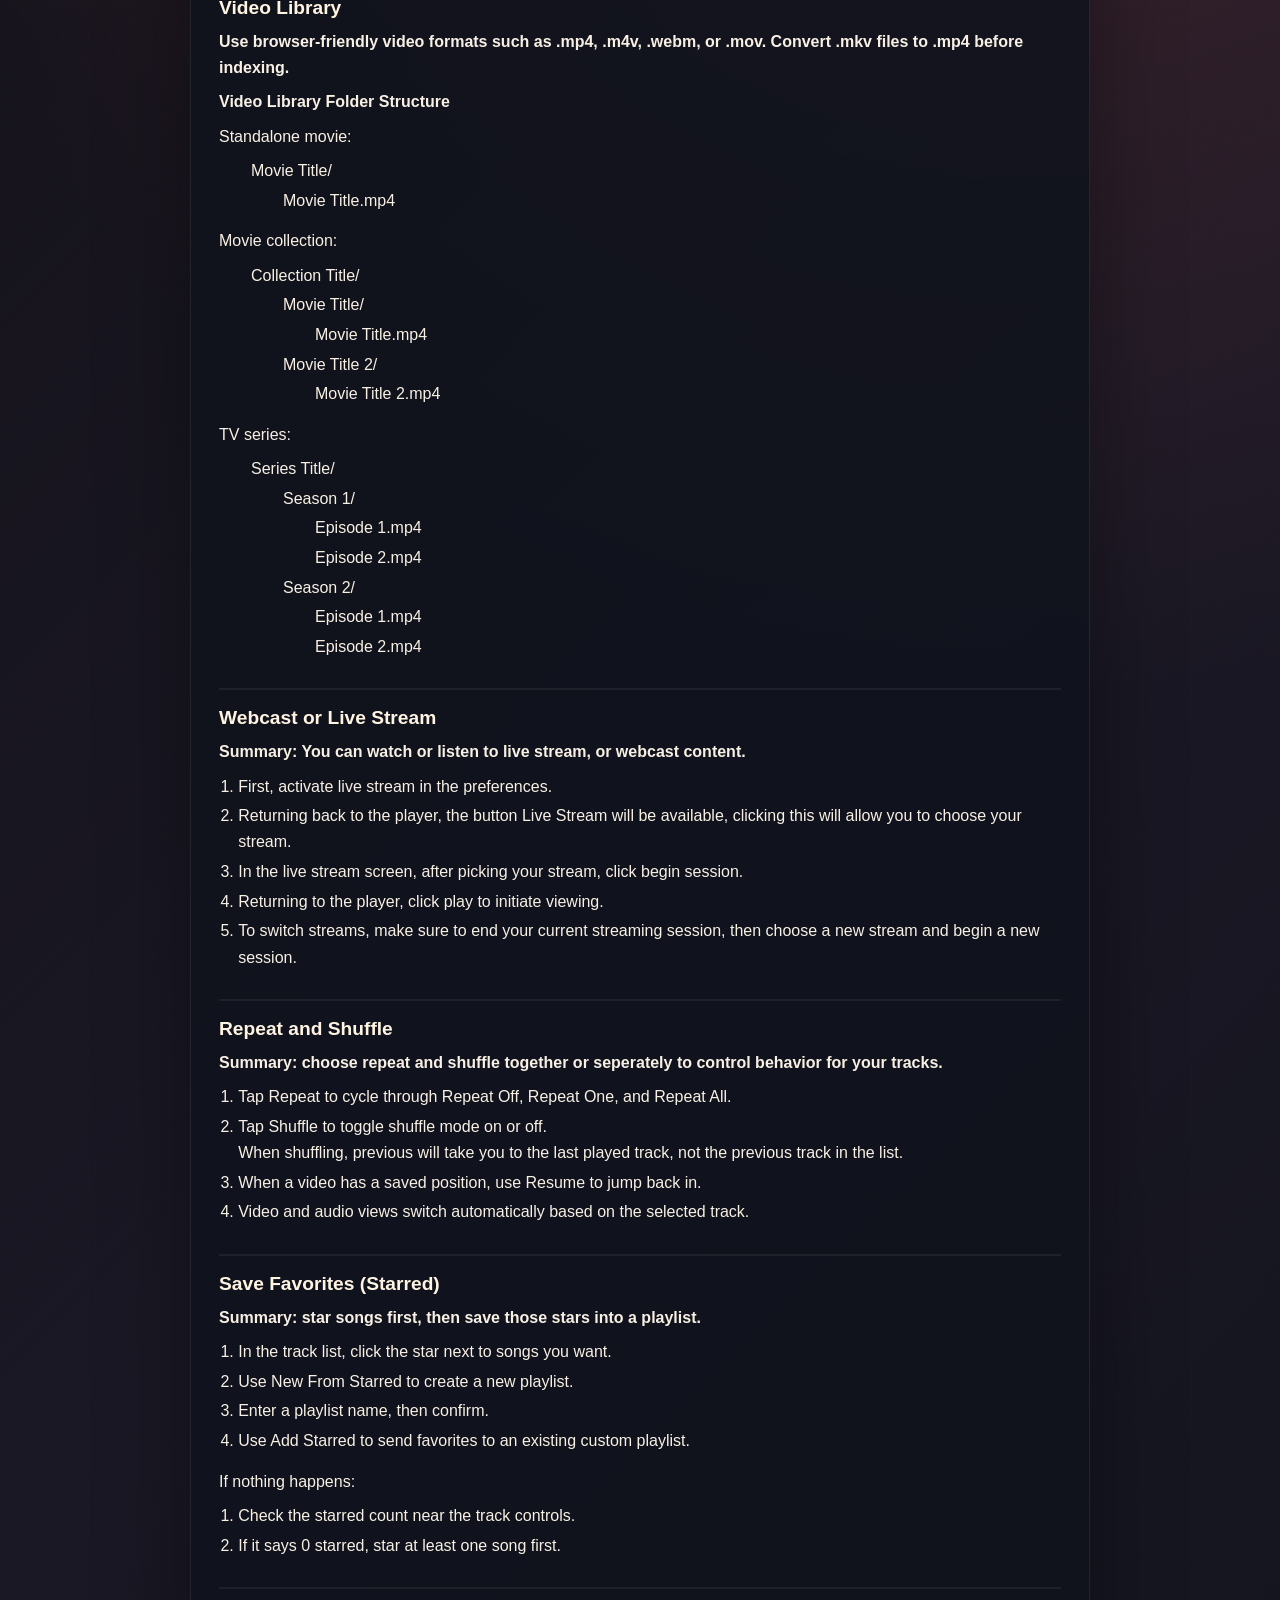
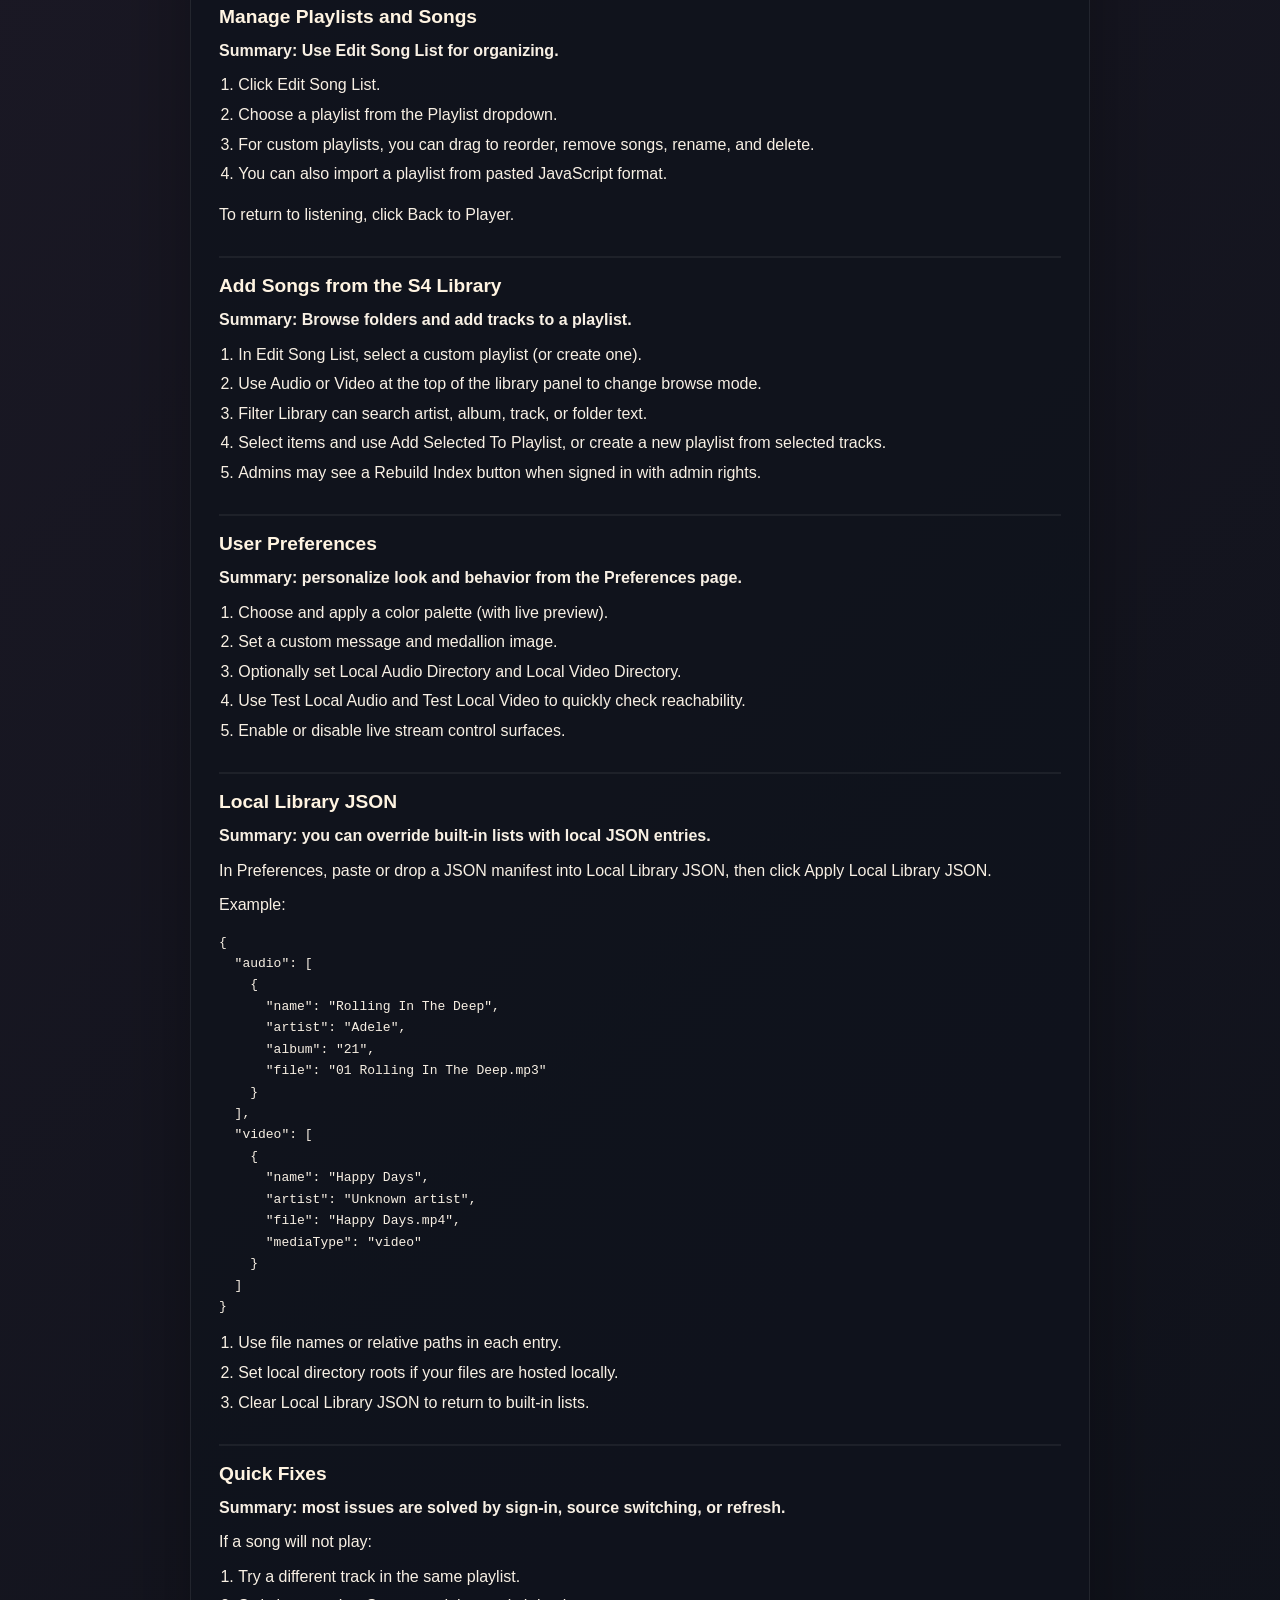
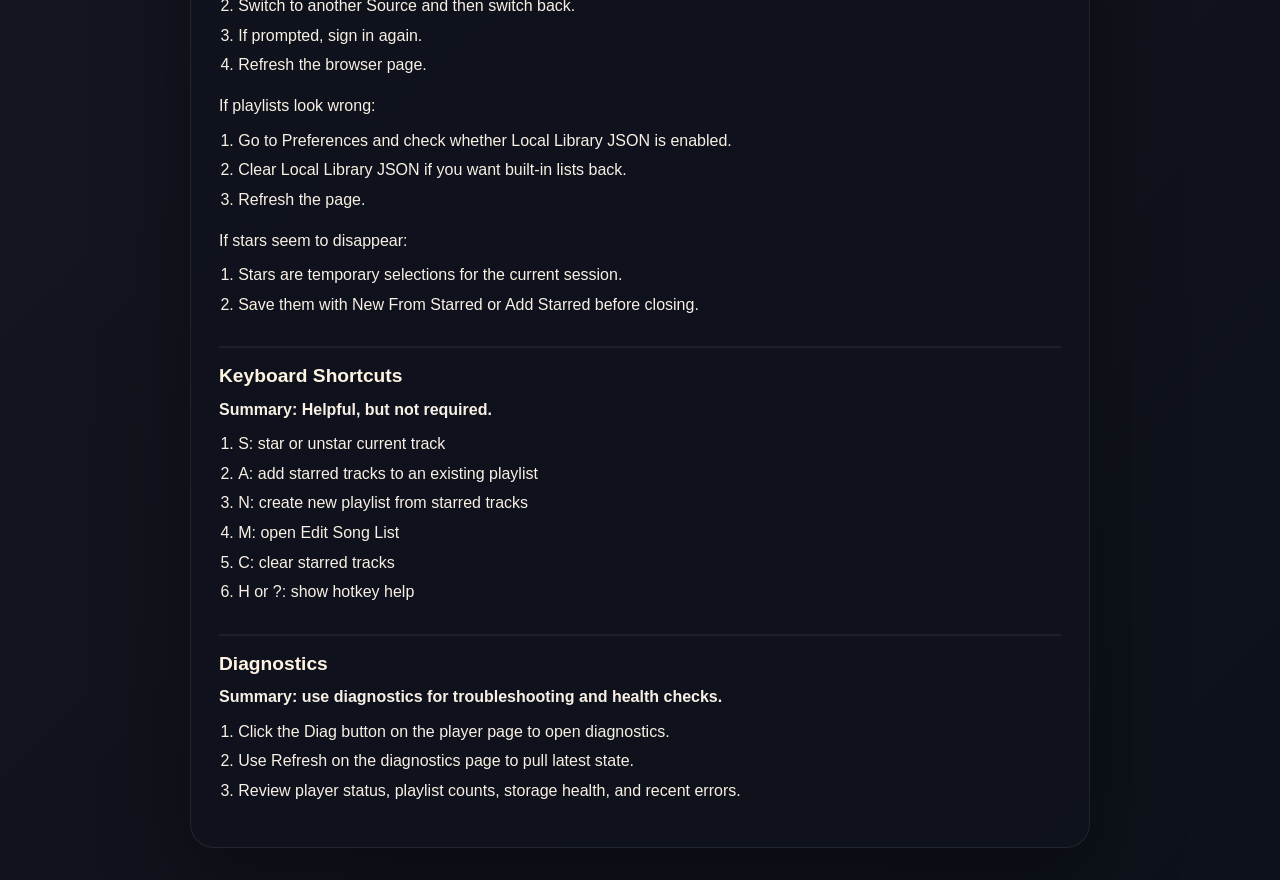
<file: userGuide/userGuide.html>
<!doctype html>
<html lang="en">

<head>
  <meta charset="UTF-8" />
  <meta name="viewport" content="width=device-width, initial-scale=1" />
  <meta name="robots" content="noindex, nofollow, noarchive" />
  <link rel="stylesheet" href="../styles.css" />
  <link rel="icon" href="../assets/ddMusic.ico" />
  <title>User Guide</title>
  <style>
    :root {
      --guide-surface: var(--card-bg);
      --guide-text: var(--theme-text);
      --guide-muted: var(--muted);
      --guide-border: var(--card-border);
    }

    * {
      box-sizing: border-box;
    }

    html,
    body {
      margin: 0;
      padding: 0;
      color: var(--guide-text);
      font-family: "Trebuchet MS", Arial, sans-serif;
    }

    .content {
      max-width: 900px;
      margin: 2rem auto;
      padding: 1.75rem;
      background: var(--guide-surface);
      border: 1px solid var(--guide-border);
      border-radius: 24px;
      line-height: 1.65;
      box-shadow: 0 30px 90px rgba(0, 0, 0, 0.35);
    }

    h1 {
      margin: 0 0 1rem;
      font-size: 1.8rem;
      line-height: 1.2;
      color: #fff4e2;
    }

    h2 {
      margin: 1.75rem 0 0.5rem;
      font-size: 1.2rem;
      line-height: 1.3;
      color: #fff4e2;
      border-top: 2px solid var(--panel-border);
      padding-top: 1rem;
    }

    h3 {
      margin: 1rem 0 0.35rem;
      font-size: 1rem;
      color: #fff4e2;
    }

    p {
      margin: 0.5rem 0;
    }

    ul,
    ol {
      margin: 0.4rem 0 0.9rem 1.2rem;
      padding: 0;
    }

    li {
      margin: 0.2rem 0;
    }

    .lead {
      color: var(--guide-muted);
      margin-bottom: 1rem;
    }

    .toc {
      position: sticky;
      top: 0.75rem;
      z-index: 5;
      background: rgba(18, 21, 33, 0.85);
      border: 1px solid var(--panel-border);
      border-radius: 10px;
      padding: 0.7rem 0.85rem;
      margin: 0 0 1rem;
      backdrop-filter: blur(4px);
    }

    .toc-title {
      margin: 0 0 0.45rem;
      font-size: 0.85rem;
      font-weight: 700;
      letter-spacing: 0.04em;
      text-transform: uppercase;
      color: var(--guide-muted);
    }

    .toc-links {
      display: flex;
      flex-wrap: wrap;
      gap: 0.45rem 0.7rem;
      margin: 0;
      padding: 0;
      list-style: none;
      font-size: 0.92rem;
    }

    .toc a {
      color: var(--theme-text);
      text-decoration: none;
      border-bottom: 1px solid transparent;
    }

    .toc a:hover {
      border-bottom-color: var(--accent);
    }

    :target {
      scroll-margin-top: 15vh;
    }

    .sec-overview {
      border-top-color: #93c5fd;
      color: #1d4ed8;
    }

    .sec-motions {
      border-top-color: #86efac;
      color: #15803d;
    }

    .sec-critical {
      border-top-color: #fdba74;
      color: #b45309;
    }

    .sec-summary {
      border-top-color: #c4b5fd;
      color: #6d28d9;
    }

    .sec-reasoning {
      border-top-color: #fda4af;
      color: #be123c;
    }

    .sec-breakdown {
      border-top-color: #67e8f9;
      color: #0e7490;
    }

    .sec-strategy {
      border-top-color: #fcd34d;
      color: #92400e;
    }

    .note {
      background: var(--panel-bg);
      border: 1px solid var(--panel-border);
      border-radius: 8px;
      padding: 0.75rem;
      margin: 0.75rem 0;
    }

    .guide-top-links {
      display: inline-flex;
      align-items: center;
      gap: 0.5rem;
      flex-wrap: wrap;
      margin-bottom: 0.9rem;
    }

    .guide-top-links a {
      color: var(--theme-text);
      text-decoration: none;
      padding: 0.62rem 0.78rem;
      border-radius: 12px;
      border: 1px solid rgba(255, 255, 255, 0.1);
      background: rgba(255, 255, 255, 0.06);
    }

    .guide-top-links a:hover,
    .guide-top-links a:focus-visible {
      border-color: rgba(255, 195, 111, 0.35);
      background: rgba(255, 255, 255, 0.1);
    }

    @media (max-width: 640px) {
      .content {
        margin: 1rem;
        padding: 1rem;
        border-radius: 10px;
      }
    }

    .noBullet {
      list-style-type: none;
    }

    .secondLevel {
      margin-left: 1.5rem;
    }
  </style>
</head>

<body>
  <div class="page-shell song-list-page-shell">
    <div class="page-orb page-orb-left"></div>
    <div class="page-orb page-orb-right"></div>
    <main class="content">
      <div id="pagetop"></div>
      <div class="guide-top-links">
        <a href="../index.html">Back to Player</a>
        <a href="../preferences.html">Preferences</a>
      </div>
      <h1>Impala Streamer User Guide</h1>

      <p class="lead">Quick help for everyday listening and playlists.</p>

      <nav class="toc" aria-label="Table of contents">
        <p class="toc-title">Quick Navigation</p>
        <ul class="toc-links">
          <li><a href="#features">Features</a></li>
          <li><a href="#signIn">Sign In</a></li>
          <li><a href="#playMusic">Play Music</a></li>
          <li><a href="#playVideos">Play Videos</a></li>
          <li><a href="#webcast">Webcast</a></li>
          <li><a href="#repeat-shuffle">Repeat and Shuffle</a></li>
          <li><a href="#makePlaylist">Save Favorites (Starred)</a></li>
          <li><a href="#managePlaylists">Edit Playlists</a></li>
          <li><a href="#addSongs">Add Songs from Library</a></li>
          <li><a href="#userPreferences">Preferences</a></li>
          <li><a href="#localJsonGuide">Local Library JSON</a></li>
          <li><a href="#quickFixes">Quick Fixes</a></li>
          <li><a href="#shortcuts">Keyboard Shortcuts</a></li>
          <li><a href="#diagnostics">Diagnostics</a></li>
        </ul>
      </nav>

      <h2 id="features" class="sec-features">Features</h2>
      <p><strong>Impala Core stays stable; major capabilities are added through microservices and parallel
          applications.</strong></p>
      <ul>
        <li>Private cloud media library playback</li>
        <li>Local Library Companion for local music/video folders</li>
        <li>Custom playlists saved on this device</li>
        <li>Playlist import/export for sharing with users on the same library</li>
        <li>Starred-track staging for quick playlist building</li>
        <li>Audio and video playback with resume support</li>
        <li>Optional live stream mode</li>
        <li>Backup and restore for browser-local Impala data</li>
        <li>Instance-specific configuration for separate deployments</li>
      </ul>

      <h2 id="signIn" class="sec-signIn">Sign In</h2>
      <p><strong>Summary: open the app and sign in when prompted.</strong></p>
      <ol>
        <li>Open Impala Streamer in your browser.</li>
        <li>
          If you are sent to the sign-in page, enter your username and
          password.
        </li>
        <li>
          After sign-in, you are redirected to the player automatically.
        </li>
      </ol>
      <p>If sign-in fails:</p>
      <ol>
        <li>Re-check spelling (password is case-sensitive).</li>
        <li>Try again once.</li>
        <li>
          If it still fails, ask your admin to reset or verify your registered user.
        </li>
      </ol>

      <h2 id="playMusic" class="sec-playMusic">Playing Music</h2>
      <p>
        <strong>Summary: pick a playlist, choose a track, then press Play.</strong>
      </p>
      <ol>
        <li>In Source, choose the playlist you want.</li>
        <li>Click any song in the Tracks list.</li>
        <li>Use Play, Pause, Next, and Prev to control playback.</li>
      </ol>
      <p>
        <strong>Tip: the source badge shows where media came from: L = local, C =
          cloud.</strong>
      </p>

      <h2 id="playVideos" class="sec-playVideos">Playing Videos</h2>
      <p>
        <strong>Summary: Select video from the library and click on the title to
          begin play immediately, or add videos to a playlist so you can play
          continuously.</strong>
      </p>
      <ol>
        <li>Notice all videos are added to the video queue.</li>
        <li>Click any video in the Tracks list.</li>
        <li>Use Play, Pause, Next, and Prev to control playback.</li>
      </ol>


      <h2 id="videoLibrary" class="sec-videoLibrary">Video Library</h2>
      <p>
        <strong>Use browser-friendly video formats such as .mp4, .m4v, .webm, or .mov. Convert .mkv files to .mp4 before
          indexing.</strong>
      </p>
      <p>
        <strong>Video Library Folder Structure</strong>
      </p>
      <p>Standalone movie:</p>
      <ol class="no-bullets">

        <li>Movie Title/</li>
        <li class="indent">Movie Title.mp4</li>
      </ol>

      <p>Movie collection:</p>
      <ol class="no-bullets">
        <li>Collection Title/</li>
        <li class="indent">Movie Title/</li>
        <li class="indent2">Movie Title.mp4</li>
        <li class="indent">Movie Title 2/</li>
        <li class="indent2">Movie Title 2.mp4</li>

      </ol>

      <p>TV series:</p>
      <ol class="no-bullets">
        <li>Series Title/</li>
        <li class="indent">Season 1/</li>
        <li class="indent2">Episode 1.mp4</li>
        <li class="indent2">Episode 2.mp4</li>
        <li class="indent">Season 2/</li>
        <li class="indent2">Episode 1.mp4</li>
        <li class="indent2">Episode 2.mp4</li>
      </ol>
      </p>


      <h2 id="webcast" class="sec-webcast">Webcast or Live Stream</h2>
      <p>
        <strong>Summary: You can watch or listen to live stream, or webcast content.</strong>
      </p>
      <ol>
        <li>First, activate live stream in the preferences.</li>
        <li>Returning back to the player, the button Live Stream will be available, clicking this will allow you to
          choose your stream.</li>
        <li>In the live stream screen, after picking your stream, click begin session.</li>
        <li>Returning to the player, click play to initiate viewing.</li>
        <li>To switch streams, make sure to end your current streaming session, then choose a new stream and begin a new
          session.</li>
      </ol>

      <h2 id="repeat-shuffle" class="sec-repeat-shuffle">
        Repeat and Shuffle
      </h2>
      <p>
        <strong>Summary: choose repeat and shuffle together or seperately to
          control behavior for your tracks.</strong>
      </p>
      <ol>
        <li>
          Tap Repeat to cycle through Repeat Off, Repeat One, and Repeat All.
        </li>
        <li>
          Tap Shuffle to toggle shuffle mode on or off.<br />
          When shuffling, previous will take you to the last played track, not
          the previous track in the list.
        </li>
        <li>
          When a video has a saved position, use Resume to jump back in.
        </li>
        <li>
          Video and audio views switch automatically based on the selected
          track.
        </li>
      </ol>

      <h2 id="makePlaylist" class="sec-makePlaylist">
        Save Favorites (Starred)
      </h2>
      <p>
        <strong>Summary: star songs first, then save those stars into a
          playlist.</strong>
      </p>
      <ol>
        <li>In the track list, click the star next to songs you want.</li>
        <li>Use New From Starred to create a new playlist.</li>
        <li>Enter a playlist name, then confirm.</li>
        <li>
          Use Add Starred to send favorites to an existing custom playlist.
        </li>
      </ol>
      <p>If nothing happens:</p>
      <ol>
        <li>Check the starred count near the track controls.</li>
        <li>If it says 0 starred, star at least one song first.</li>
      </ol>

      <h2 id="managePlaylists" class="sec-managePlaylists">
        Manage Playlists and Songs
      </h2>
      <p><strong>Summary: Use Edit Song List for organizing.</strong></p>
      <ol>
        <li>Click Edit Song List.</li>
        <li>Choose a playlist from the Playlist dropdown.</li>
        <li>
          For custom playlists, you can drag to reorder, remove songs, rename,
          and delete.
        </li>
        <li>You can also import a playlist from pasted JavaScript format.</li>
      </ol>
      <p>To return to listening, click Back to Player.</p>

      <h2 id="addSongs" class="sec-addSongs">
        Add Songs from the S4 Library
      </h2>
      <p>
        <strong>Summary: Browse folders and add tracks to a playlist.</strong>
      </p>
      <ol>
        <li>In Edit Song List, select a custom playlist (or create one).</li>
        <li>
          Use Audio or Video at the top of the library panel to change browse
          mode.
        </li>
        <li>
          Filter Library can search artist, album, track, or folder text.
        </li>
        <li>
          Select items and use Add Selected To Playlist, or create a new
          playlist from selected tracks.
        </li>
        <li>
          Admins may see a Rebuild Index button when signed in with admin
          rights.
        </li>
      </ol>

      <h2 id="userPreferences" class="sec-userPreferences">
        User Preferences
      </h2>
      <p>
        <strong>Summary: personalize look and behavior from the Preferences
          page.</strong>
      </p>
      <ol>
        <li>Choose and apply a color palette (with live preview).</li>
        <li>Set a custom message and medallion image.</li>
        <li>
          Optionally set Local Audio Directory and Local Video Directory.
        </li>
        <li>
          Use Test Local Audio and Test Local Video to quickly check
          reachability.
        </li>
        <li>Enable or disable live stream control surfaces.</li>
      </ol>

      <h2 id="localJsonGuide" class="sec-localJsonGuide">
        Local Library JSON
      </h2>
      <p>
        <strong>Summary: you can override built-in lists with local JSON
          entries.</strong>
      </p>
      <p>
        In Preferences, paste or drop a JSON manifest into Local Library JSON,
        then click Apply Local Library JSON.
      </p>
      <p>Example:</p>
      <pre>
{
  "audio": [
    {
      "name": "Rolling In The Deep",
      "artist": "Adele",
      "album": "21",
      "file": "01 Rolling In The Deep.mp3"
    }
  ],
  "video": [
    {
      "name": "Happy Days",
      "artist": "Unknown artist",
      "file": "Happy Days.mp4",
      "mediaType": "video"
    }
  ]
}</pre>
      <ol>
        <li>Use file names or relative paths in each entry.</li>
        <li>Set local directory roots if your files are hosted locally.</li>
        <li>Clear Local Library JSON to return to built-in lists.</li>
      </ol>

      <h2 id="quickFixes" class="sec-quickFixes">Quick Fixes</h2>
      <p>
        <strong>Summary: most issues are solved by sign-in, source switching, or
          refresh.</strong>
      </p>
      <p>If a song will not play:</p>
      <ol>
        <li>Try a different track in the same playlist.</li>
        <li>Switch to another Source and then switch back.</li>
        <li>If prompted, sign in again.</li>
        <li>Refresh the browser page.</li>
      </ol>
      <p>If playlists look wrong:</p>
      <ol>
        <li>
          Go to Preferences and check whether Local Library JSON is enabled.
        </li>
        <li>Clear Local Library JSON if you want built-in lists back.</li>
        <li>Refresh the page.</li>
      </ol>
      <p>If stars seem to disappear:</p>
      <ol>
        <li>Stars are temporary selections for the current session.</li>
        <li>
          Save them with New From Starred or Add Starred before closing.
        </li>
      </ol>

      <h2 id="shortcuts" class="sec-shortcuts">Keyboard Shortcuts</h2>
      <p><strong>Summary: Helpful, but not required.</strong></p>
      <ol>
        <li>S: star or unstar current track</li>
        <li>A: add starred tracks to an existing playlist</li>
        <li>N: create new playlist from starred tracks</li>
        <li>M: open Edit Song List</li>
        <li>C: clear starred tracks</li>
        <li>H or ?: show hotkey help</li>
      </ol>

      <h2 id="diagnostics" class="sec-diagnostics">Diagnostics</h2>
      <p>
        <strong>Summary: use diagnostics for troubleshooting and health
          checks.</strong>
      </p>
      <ol>
        <li>Click the Diag button on the player page to open diagnostics.</li>
        <li>Use Refresh on the diagnostics page to pull latest state.</li>
        <li>
          Review player status, playlist counts, storage health, and recent
          errors.
        </li>
      </ol>

      <div id="pagebottom"></div>
    </main>
  </div>

  <script src="../app-config.js"></script>
  <script src="../ui-preferences.js"></script>
</body>

</html>
</file>
<file: styles.css>
@import url("https://fonts.googleapis.com/css2?family=Great+Vibes&display=swap");

@font-face {
  font-family: "Digital-7";
  src: url("./assets/Digital-7 Regular.ttf") format("truetype");
  font-weight: normal;
  font-style: normal;
}

:root {
  --theme-text: #f8f0e4;
  --theme-bg-1: rgba(255, 189, 89, 0.18);
  --theme-bg-2: rgba(255, 103, 103, 0.16);
  --theme-bg-main-a: #120f14;
  --theme-bg-main-b: #1a1824;
  --theme-bg-main-c: #0d1119;
  --theme-orb-left: rgba(255, 190, 92, 0.14);
  --theme-orb-right: rgba(140, 188, 255, 0.13);
  --card-bg: rgba(16, 19, 28, 0.86);
  --card-border: rgba(255, 255, 255, 0.08);
  --panel-bg: rgba(255, 255, 255, 0.04);
  --panel-border: rgba(255, 255, 255, 0.06);
  --muted: #d5c2ad;
  --accent: #ffc36f;
  --button-start: #bec1c4;
  --button-end: #5d9376;
  --button-text: rgb(50, 31, 42);
}

body {
  font-family: "Trebuchet MS", Arial, sans-serif;
  background:
    radial-gradient(circle at top left, var(--theme-bg-1), transparent 28%),
    radial-gradient(circle at 80% 20%, var(--theme-bg-2), transparent 25%),
    linear-gradient(135deg, var(--theme-bg-main-a) 0%, var(--theme-bg-main-b) 45%, var(--theme-bg-main-c) 100%);
  color: var(--theme-text);
  margin: 0;
  min-height: 100vh;
  padding: 1.5rem;
  overflow-x: hidden;
}

.silent-scrollbar {
  scrollbar-width: none;
  -ms-overflow-style: none;
}

.silent-scrollbar::-webkit-scrollbar {
  width: 0;
  height: 0;
}

.page-shell {
  position: relative;
  min-height: calc(100vh - 3rem);
  display: flex;
  align-items: center;
  justify-content: center;
}

.page-orb {
  position: fixed;
  border-radius: 999px;
  filter: blur(18px);
  opacity: 0.5;
  pointer-events: none;
}

.page-orb-left {
  width: 240px;
  height: 240px;
  top: 6%;
  left: 4%;
  background: var(--theme-orb-left);
}

.page-orb-right {
  width: 300px;
  height: 300px;
  bottom: 4%;
  right: 3%;
  background: var(--theme-orb-right);
}

.song-list-container {
  max-width: 1280px;
  width: min(100%, 1280px);
  margin: 0 auto;
  padding: 1.5rem;
  border-radius: 24px;
  background: var(--card-bg);
  border: 1px solid var(--card-border);
  box-shadow: 0 30px 90px rgba(0, 0, 0, 0.35);
}

.song-list-page-shell {
  align-items: flex-start;
  padding-top: 4vh;
}

.song-list-page {
  position: relative;
  z-index: 1;
  display: grid;
  gap: 1rem;
}

#song-list {
  display: grid;
  grid-template-columns: 1fr;
  grid-gap: 10px;
  list-style: none;
  padding: 0;
  margin: 0;
}

.editor-columns {
  display: grid;
  grid-template-columns: minmax(280px, 35fr) minmax(440px, 65fr);
  gap: 1rem;
  align-items: stretch;
}

.playlist-panel,
.library-panel {
  display: grid;
  min-width: 0;
  gap: 0.75rem;
  padding: 0.9rem;
  border-radius: 16px;
  background: var(--panel-bg);
  border: 1px solid var(--panel-border);
}

.playlist-panel {
  grid-template-rows: auto auto minmax(0, 1fr);
  min-height: 0;
}

.playlist-panel-header {
  display: flex;
  flex-wrap: wrap;
  align-items: center;
  justify-content: space-between;
  gap: 0.6rem;
}

.playlist-panel-header h2 {
  margin: 0;
  font-size: 1.05rem;
  color: #fff4e2;
}

.playlist-panel-copy {
  color: var(--muted);
  font-size: 0.88rem;
}

.playlist-panel #song-list {
  height: 100%;
  min-height: 24rem;
  max-height: none;
  overflow-y: auto;
  overflow-x: hidden;
  padding-right: 0;
  scrollbar-width: none;
  -ms-overflow-style: none;
}

.playlist-panel #song-list.is-collapsed {
  height: 100%;
  max-height: none;
}

.playlist-panel #song-list::-webkit-scrollbar {
  width: 0;
  height: 0;
}

.selected-tracks-panel {
  display: grid;
  grid-template-columns: 1fr;
  gap: 0.55rem;
  align-items: center;
  padding: 0.65rem 0.72rem;
  border-radius: 14px;
  background: rgba(255, 255, 255, 0.03);
  border: 1px solid rgba(255, 255, 255, 0.06);
}

#selected-tracks-count {
  color: var(--muted);
  font-size: 0.84rem;
  white-space: nowrap;
  text-align: center;
}

.selected-tracks-actions {
  display: grid;
  grid-template-columns: repeat(3, minmax(0, 1fr));
  gap: 0.4rem;
}

.selected-tracks-actions button {
  width: 100%;
  margin: 0;
  min-width: 0;
  padding: 0.36rem 0.32rem;
  font-size: 0.72rem;
  line-height: 1.2;
  white-space: normal;
}

.selected-tracks-actions button:disabled {
  opacity: 0.55;
  cursor: not-allowed;
}

.playlist-expand-btn {
  display: none;
  width: 100%;
  margin: 0;
  padding: 0.36rem 0.32rem;
  border-radius: 12px;
  border-color: rgba(255, 195, 111, 0.28);
  background: rgba(255, 195, 111, 0.09);
  color: #fff4e2;
  font-size: 0.72rem;
  line-height: 1.2;
}

.prefs-reset-all-btn {
  font: inherit;
  cursor: pointer;
}

.prefs-medallion-preview {
  display: flex;
  align-items: center;
  gap: 0.75rem;
}

.prefs-medallion-preview img {
  width: 72px;
  height: 72px;
  border-radius: 999px;
  object-fit: cover;
  background: rgba(255, 255, 255, 0.06);
  border: 1px solid rgba(255, 195, 111, 0.28);
}

.playlist-expand-btn[hidden] {
  display: none !important;
}

@media (max-width: 500px) {
  .playlist-expand-btn:not([hidden]) {
    display: block;
  }
}

.player-container {
  display: grid;
  grid-template-columns: minmax(320px, 2fr) minmax(420px, 3fr);
  grid-template-areas:
    "hero player"
    "copy player";
  align-items: start;
  gap: 1rem 1.25rem;
  position: relative;
  width: min(100%, 1120px);
  margin: 0 auto;
  padding: 1.25rem;
  border-radius: 32px;
  border: 1px solid var(--card-border);
  overflow: hidden;
  background:
    linear-gradient(155deg, rgba(255, 255, 255, 0.08), rgba(255, 255, 255, 0.02)),
    var(--card-bg);
  box-shadow: 0 32px 90px rgba(0, 0, 0, 0.45);
  backdrop-filter: blur(16px);
}

.player-main,
.player-frame,
.player-stage,
.video-screen,
#videoPlayer {
  box-sizing: border-box;
  min-width: 0;
  max-width: 100%;
}

body.is-video-mode .card-note,
body.is-video-mode .art-row {
  display: none;
}

body.is-video-mode .player-aside {
  align-items: flex-start;
  min-height: auto;
}

body.is-video-mode .library-split {
  display: none;
}

body.is-video-mode .library-artists-pane {
  grid-column: 1 / -1;
}

body.is-video-mode .library-artists-pane::before,
body.is-video-mode .library-artists-pane::after {
  display: none;
}

body.is-video-mode .library-artist-scrollbar {
  display: none !important;
}

body.is-video-mode .library-list.library-artists-row {
  display: grid;
  grid-template-columns: 1fr;
  gap: 0.55rem;
  min-height: 0;
  max-height: 630px;
  overflow-y: auto;
  overflow-x: hidden;
  padding: 0;
  scrollbar-width: none;
  -ms-overflow-style: none;
}

body.is-video-mode .library-list.library-artists-row::-webkit-scrollbar {
  width: 0;
  height: 0;
}

body.is-video-mode .library-artist-item {
  flex: initial;
  min-width: 0;
  max-width: none;
  padding: 0.45rem 0.7rem 0.55rem;
  border-radius: 14px;
}

body.is-video-mode .library-song-actions {
  grid-template-columns: 1fr;
}

body.is-video-mode .library-song-select span {
  display: block;
}

.player-main {
  grid-area: player;
  min-width: 0;
  position: relative;
  display: grid;
  align-content: start;
  gap: 0.75rem;
}

.card-hero {
  grid-area: hero;
  display: flex;
  flex-direction: column;
  justify-content: flex-start;
  gap: 0.45rem;
}

.card-copy {
  grid-area: copy;
  display: flex;
  flex-direction: column;
  justify-content: space-between;
  gap: 0.75rem;
}

.player-trademark {
  grid-column: 1 / -1;
  justify-self: center;
  margin: 0.1rem 0 -0.2rem;
  color: rgba(255, 244, 226, 0.52);
  font-size: 0.74rem;
  text-transform: uppercase;
}

.hero-meta {
  display: flex;
  align-items: center;
  justify-content: space-between;
  gap: 1rem;
}

.hero-actions {
  display: flex;
  align-items: center;
  gap: 0.42rem;
  flex-wrap: wrap;
  justify-content: flex-end;
}

.account-link {
  padding: 0.42rem 0.68rem;
  border: 1px solid rgba(255, 255, 255, 0.1);
  border-radius: 999px;
  background: rgba(255, 255, 255, 0.05);
  color: var(--muted);
  font-size: 0.78rem;
  text-decoration: none;
  font-family: inherit;
  cursor: pointer;
}

.account-link:hover,
.account-link.is-authorized {
  border-color: rgba(255, 195, 111, 0.35);
  color: #fff4e2;
}

.auth-required-notice {
  box-sizing: border-box;
  display: flex;
  align-items: center;
  justify-content: space-between;
  gap: 0.85rem;
  width: 100%;
  margin: 0.35rem 0 0;
  padding: 0.82rem 0.95rem;
  border-radius: 14px;
  border: 1px solid rgba(255, 195, 111, 0.72);
  background:
    linear-gradient(135deg, rgba(255, 195, 111, 0.24), rgba(255, 111, 97, 0.2)),
    rgba(20, 13, 18, 0.96);
  color: #fff4e2;
  box-shadow: 0 12px 32px rgba(0, 0, 0, 0.34);
}

.auth-required-notice[hidden] {
  display: none;
}

.auth-required-notice strong,
.auth-required-notice span {
  display: block;
}

.auth-required-notice strong {
  margin-bottom: 0.16rem;
  color: #ffd58a;
  font-size: 0.95rem;
  text-transform: uppercase;
}

.auth-required-notice span {
  color: #fff6e8;
  font-size: 0.92rem;
}

.auth-required-notice a {
  flex: 0 0 auto;
  padding: 0.55rem 0.78rem;
  border-radius: 999px;
  border: 1px solid rgba(255, 224, 166, 0.72);
  background: rgba(255, 195, 111, 0.18);
  color: #fff9ef;
  font-weight: 700;
  text-decoration: none;
}

.auth-required-notice a:hover {
  background: rgba(255, 195, 111, 0.28);
}

.diagnostics-page {
  min-height: 100vh;
}

.diagnostics-shell {
  width: min(1120px, 100%);
  margin: 0 auto;
  padding: 1.25rem;
  border: 1px solid rgba(255, 255, 255, 0.08);
  border-radius: 1.4rem;
  background: rgba(17, 13, 24, 0.88);
}

.diagnostics-header {
  display: flex;
  align-items: flex-start;
  justify-content: space-between;
  gap: 1rem;
  margin-bottom: 1rem;
}

.diagnostics-actions {
  display: flex;
  align-items: center;
  gap: 0.45rem;
}

.diagnostics-header h1 {
  margin: 0.25rem 0;
  color: #fff4e2;
}

.diagnostics-updated,
.diagnostics-empty {
  margin: 0;
  color: var(--muted);
}

.diagnostics-grid {
  display: grid;
  grid-template-columns: repeat(2, minmax(0, 1fr));
  gap: 0.8rem;
}

.diagnostics-panel {
  min-width: 0;
  padding: 1rem;
  border: 1px solid rgba(255, 255, 255, 0.08);
  border-radius: 1rem;
  background: rgba(255, 255, 255, 0.035);
}

.diagnostics-panel-wide {
  grid-column: 1 / -1;
}

.diagnostics-panel h2 {
  margin: 0 0 0.8rem;
  color: var(--accent);
  font-size: 1rem;
}

.diagnostics-list {
  display: grid;
  grid-template-columns: minmax(9rem, 0.7fr) minmax(0, 1.3fr);
  margin: 0;
}

.diagnostics-list dt,
.diagnostics-list dd {
  margin: 0;
  padding: 0.48rem 0;
  border-bottom: 1px solid rgba(255, 255, 255, 0.06);
  overflow-wrap: anywhere;
}

.diagnostics-list dt { color: var(--muted); }
.diagnostics-list dd { color: #fff4e2; }
.diagnostics-warning { color: #ff8f85 !important; font-weight: 700; }

.diagnostics-key-list,
.diagnostics-errors {
  max-height: 18rem;
  margin-top: 0.8rem;
  overflow: auto;
  scrollbar-width: none;
  -ms-overflow-style: none;
}

.diagnostics-key-list::-webkit-scrollbar,
.diagnostics-errors::-webkit-scrollbar {
  width: 0;
  height: 0;
}

.diagnostics-key-list > div {
  display: flex;
  justify-content: space-between;
  gap: 1rem;
  padding: 0.38rem 0;
}

.diagnostics-key-list code,
.diagnostics-errors code {
  color: #c8b9d3;
  overflow-wrap: anywhere;
}

.diagnostics-errors article {
  display: grid;
  grid-template-columns: 11rem 12rem minmax(0, 1fr);
  gap: 0.65rem;
  padding: 0.55rem 0;
  border-bottom: 1px solid rgba(255, 255, 255, 0.06);
}

.diagnostics-errors time { color: var(--muted); }
.diagnostics-errors strong { color: #ffb6a9; }
.diagnostics-errors code { grid-column: 2 / -1; }

.toast {
  position: fixed;
  right: 1.5rem;
  bottom: 1.5rem;
  z-index: 99999;
  padding: 0.65rem 0.95rem;
  border: 1px solid rgba(255, 255, 255, 0.1);
  border-radius: 6px;
  background: rgba(20, 20, 20, 0.86);
  color: #f0d98a;
  font-size: 0.88rem;
  box-shadow: 0 16px 42px rgba(0, 0, 0, 0.35);
  backdrop-filter: blur(6px);
}

@media (max-width: 700px) {
  .diagnostics-header { flex-direction: column; }
  .diagnostics-grid { grid-template-columns: 1fr; }
  .diagnostics-panel-wide { grid-column: auto; }
  .diagnostics-list { grid-template-columns: 1fr; }
  .diagnostics-list dt { padding-bottom: 0; border-bottom: 0; }
  .diagnostics-errors article { grid-template-columns: 1fr; }
  .diagnostics-errors code { grid-column: auto; }
}

.eyebrow {
  margin: 0;
  letter-spacing: 0.22em;
  text-transform: uppercase;
  font-size: 0.78rem;
  color: var(--accent);
}

.impala-title {
  position: relative;
  padding: 0;
  border: 0;
  background: transparent;
  font-family: inherit;
  text-align: left;
  cursor: pointer;
  isolation: isolate;
  transform-origin: left center;
  transition: color 160ms ease, filter 160ms ease, text-shadow 160ms ease;
}

.impala-title.is-about-invite {
  animation: impalaTitleBreath 5.5s ease-in-out infinite;
}

@keyframes impalaTitleBreath {
  0%,
  100% {
    transform: scale(1);
  }

  50% {
    transform: scale(1.03);
  }
}

.impala-title::before {
  content: "";
  position: absolute;
  inset: -0.95rem -1.4rem;
  z-index: -1;
  background:
    repeating-conic-gradient(
      from -18deg,
      rgba(255, 207, 118, 0.22) 0deg 7deg,
      transparent 7deg 18deg
    );
  clip-path: ellipse(58% 44% at 14% 50%);
  opacity: 0;
  transform: scale(0.86);
  filter: blur(1px);
  pointer-events: none;
  transition: opacity 180ms ease, transform 180ms ease;
}

.impala-title::after {
  content: "";
  position: absolute;
  inset: -0.35rem -0.75rem;
  z-index: -1;
  background: radial-gradient(ellipse at left, rgba(255, 216, 148, 0.22), transparent 64%);
  opacity: 0;
  pointer-events: none;
  transition: opacity 180ms ease;
}

.impala-title:hover,
.impala-title:focus-visible {
  color: #ffd894;
  filter: brightness(1.08);
  text-shadow: 0 0 12px rgba(255, 195, 111, 0.18);
}

.impala-title:hover::before,
.impala-title:focus-visible::before {
  opacity: 0.34;
  transform: scale(1);
}

.impala-title:hover::after,
.impala-title:focus-visible::after {
  opacity: 1;
}

.impala-title:focus-visible {
  outline: 2px solid rgba(255, 195, 111, 0.45);
  outline-offset: 4px;
  border-radius: 4px;
}

@media (prefers-reduced-motion: reduce) {
  .impala-title.is-about-invite {
    animation: none;
  }
}

#card-title {
  font-family: "Great Vibes", cursive;
  font-size: clamp(2.1rem, 4vw, 3.2rem);
  line-height: 0.92;
  margin: 0;
  color: #fff4e2;
  
}

.card-subtitle,
.card-note p,
.player-aside-text {
  margin: 0;
  color: var(--muted);
  line-height: 1.55;
}

.about-dialog {
  width: min(720px, calc(100vw - 2rem));
  max-height: min(780px, calc(100vh - 2rem));
  padding: 0;
  border: 1px solid rgba(255, 255, 255, 0.12);
  border-radius: 18px;
  background: rgba(17, 13, 24, 0.94);
  color: var(--theme-text);
  box-shadow: 0 32px 90px rgba(0, 0, 0, 0.5);
  backdrop-filter: blur(18px);
}

.diagnostics-dialog {
  width: min(1040px, calc(100vw - 2rem));
  max-height: min(820px, calc(100vh - 2rem));
}

.about-dialog::backdrop {
  background: rgba(8, 6, 12, 0.64);
}

.about-panel {
  display: grid;
  gap: 1rem;
  max-height: inherit;
  overflow: auto;
  padding: 1.1rem;
  scrollbar-width: none;
  -ms-overflow-style: none;
}

.about-panel::-webkit-scrollbar {
  width: 0;
  height: 0;
}

.diagnostics-dialog-panel {
  grid-template-rows: auto minmax(0, 1fr);
  height: min(760px, calc(100vh - 3.8rem));
}

.diagnostics-frame {
  width: 100%;
  height: 100%;
  min-height: 28rem;
  border: 0;
  border-radius: 12px;
  background: rgba(17, 13, 24, 0.88);
}

.about-header {
  display: flex;
  align-items: flex-start;
  justify-content: space-between;
  gap: 1rem;
}

.about-header h2 {
  margin: 0.2rem 0 0;
  color: #fff4e2;
  font-size: 1.55rem;
}

.about-close {
  width: 2rem;
  height: 2rem;
  padding: 0;
  border: 1px solid rgba(255, 255, 255, 0.12);
  border-radius: 999px;
  background: rgba(255, 255, 255, 0.06);
  color: #fff4e2;
  font: inherit;
  font-size: 1.2rem;
  line-height: 1;
  cursor: pointer;
}

.about-section {
  display: grid;
  gap: 0.65rem;
  padding: 0.9rem;
  border: 1px solid rgba(255, 255, 255, 0.08);
  border-radius: 12px;
  background: rgba(255, 255, 255, 0.035);
}

.about-section h3,
.about-section p,
.about-section figure,
.about-system dl {
  margin: 0;
}

.about-section h3 {
  color: var(--accent);
  font-size: 0.95rem;
}

.about-section p {
  color: var(--muted);
  line-height: 1.55;
}

.about-identity {
  grid-template-columns: auto minmax(0, 1fr);
  align-items: center;
}

.about-identity img {
  width: 4rem;
  height: 4rem;
  border-radius: 18px;
}

.about-version {
  font-size: 0.85rem;
}

.about-tagline {
  color: #fff4e2 !important;
  font-weight: 700;
}

.about-badges {
  display: grid;
  grid-template-columns: repeat(4, minmax(0, 1fr));
  gap: 0.75rem;
}

.about-badges figure {
  display: grid;
  justify-items: center;
  align-content: start;
  gap: 0.45rem;
  min-width: 0;
  text-align: center;
}

.about-badges img {
  width: min(100%, 6rem);
  aspect-ratio: 1;
  object-fit: contain;
}

.about-badges figcaption {
  color: #fff4e2;
  font-size: 0.78rem;
  line-height: 1.25;
}

.about-system dl {
  display: grid;
  gap: 0.45rem;
}

.about-system dl > div {
  display: grid;
  grid-template-columns: 7rem minmax(0, 1fr);
  gap: 0.65rem;
}

.about-system dt {
  color: var(--muted);
}

.about-system dd {
  margin: 0;
  color: #fff4e2;
  overflow-wrap: anywhere;
}

.auth-panel {
  display: grid;
  gap: 0.8rem;
  padding: 0.95rem 1rem;
  border-radius: 20px;
  background: rgba(255, 255, 255, 0.04);
  border: 1px solid rgba(255, 255, 255, 0.06);
}

.auth-status-row {
  display: flex;
  flex-wrap: wrap;
  align-items: center;
  justify-content: space-between;
  gap: 0.75rem;
}

.auth-status {
  margin: 0;
  color: var(--muted);
}

.auth-form {
  display: grid;
  grid-template-columns: repeat(3, minmax(0, 1fr));
  gap: 0.75rem;
}

.auth-form input {
  min-width: 0;
  padding: 0.8rem 0.95rem;
  border-radius: 14px;
  border: 1px solid rgba(255, 255, 255, 0.1);
  background: rgba(255, 255, 255, 0.05);
  color: #fff4e2;
  font: inherit;
}

.auth-form input::placeholder {
  color: rgba(248, 240, 228, 0.55);
}

.auth-form button,
.auth-logout-btn {
  width: auto;
  max-width: none;
  margin: 0;
}

.card-note {
  padding: 0.72rem 0.85rem;
  border-radius: 20px;
  background: var(--panel-bg);
  border: 1px solid var(--panel-border);
}

.track-panel,
.player-aside,
.player-frame {
  border-radius: 24px;
  border: 1px solid var(--card-border);
  background: var(--panel-bg);
}

.track-panel {
  padding: 0.85rem;
}

.starred-controls-panel {
  display: flex;
  flex-wrap: wrap;
  align-items: center;
  justify-content: space-between;
  gap: 0.75rem;
  padding: 0.7rem 0.85rem;
  border: 1px solid var(--card-border);
  border-radius: 18px;
  background: var(--panel-bg);
}

.track-panel-header {
  display: flex;
  align-items: center;
  justify-content: space-between;
  flex-wrap: wrap;
  gap: 1rem;
  margin-bottom: 0.85rem;
  color: #fff5e7;
  font-size: 0.95rem;
}

.track-panel-tools {
  display: grid;
  grid-template-columns: repeat(2, minmax(0, 1fr));
  gap: 0.5rem;
  align-items: end;
  margin-bottom: 0.75rem;
}

.track-filter,
.track-seek {
  display: grid;
  gap: 0.3rem;
  min-width: 0;
}

.track-filter span,
.track-seek span {
  color: var(--muted);
  font-size: 0.72rem;
  letter-spacing: 0.08em;
  text-transform: uppercase;
}

.track-seek span {
  text-align: center;
}

.track-filter input,
.scroll-playing-btn {
  width: 100%;
  min-width: 0;
  padding: 0.62rem 0.72rem;
  border-radius: 12px;
  border: 1px solid rgba(255, 255, 255, 0.12);
  background: rgba(255, 255, 255, 0.06);
  color: #fff4e2;
  font: inherit;
  font-size: 0.86rem;
}

.track-filter input:focus {
  outline: 2px solid rgba(255, 195, 111, 0.45);
  outline-offset: 1px;
}

.scroll-playing-btn {
  margin: 0;
  text-align: center;
  white-space: nowrap;
}

.track-panel-actions {
  display: inline-flex;
  align-items: center;
  gap: 0.45rem;
}

.player-starred-count {
  color: var(--muted);
  font-size: 0.84rem;
  white-space: nowrap;
}

.player-starred-btn {
  width: auto;
  max-width: none;
  margin: 0;
  padding: 0.45rem 0.62rem;
  font-size: 0.78rem;
  line-height: 1.1;
}

.player-starred-btn:disabled {
  border-color: rgba(255, 255, 255, 0.12);
  background: var(--panel-bg);
  color: rgba(213, 194, 173, 0.62);
  opacity: 1;
  cursor: not-allowed;
  box-shadow: none;
}

.player-toast {
  position: fixed;
  left: 50%;
  bottom: 1.2rem;
  transform: translate(-50%, 120%);
  opacity: 0;
  z-index: 30;
  pointer-events: none;
  max-width: min(90vw, 44rem);
  padding: 0.62rem 0.88rem;
  border-radius: 12px;
  border: 1px solid rgba(255, 195, 111, 0.45);
  background: rgba(14, 16, 24, 0.92);
  color: #fff4e2;
  text-align: center;
  box-shadow: 0 14px 30px rgba(0, 0, 0, 0.38);
  transition: transform 0.24s ease, opacity 0.24s ease;
}

.player-toast.is-visible {
  transform: translate(-50%, 0);
  opacity: 1;
}

.track-list {
  display: grid;
  gap: 0.7rem;
  max-height: 300px;
  overflow-y: auto;
  overflow-x: hidden;
  padding-right: 0;
  scrollbar-width: none;
  -ms-overflow-style: none;
}

.track-list::-webkit-scrollbar {
  width: 0;
  height: 0;
}

.track-item {
  display: grid;
  grid-template-columns: auto 1fr;
  gap: 0.8rem;
  align-items: center;
  padding: 0.85rem 0.95rem;
  border-radius: 18px;
  background: rgba(0, 0, 0, 0.18);
  border: 1px solid transparent;
  transition: transform 0.2s ease, border-color 0.2s ease, background 0.2s ease;
}

.track-item-row {
  display: grid;
  grid-template-columns: minmax(0, 1fr) auto;
  gap: 0.55rem;
  align-items: center;
}

.track-star-btn {
  width: 1.65rem;
  min-width: 1.65rem;
  height: 1.65rem;
  padding: 0;
  border-radius: 999px;
  border: 1px solid rgba(255, 210, 140, 0.65);
  background: linear-gradient(180deg, #fff0c7, #ffc881);
  color: #3f3027;
  display: inline-flex;
  align-items: center;
  justify-content: center;
  font-size: 1.02rem;
  font-weight: 700;
  line-height: 1;
}

.track-star-btn.is-selected {
  border-color: rgba(24, 11, 61, 0.95);
  background: linear-gradient(180deg, #644eca, #0d2a61);
  box-shadow: 0 0 0 2px rgba(111, 255, 123, 0.22);
}

.track-star-btn:focus-visible {
  outline: 2px solid rgba(255, 195, 111, 0.55);
  outline-offset: 2px;
}

.track-item:hover {
  transform: translateY(-1px);
  border-color: rgba(255, 195, 111, 0.25);
}

.track-item.is-active {
  background: linear-gradient(135deg, rgba(255, 195, 111, 0.16), rgba(255, 126, 103, 0.14));
  border-color: rgba(255, 195, 111, 0.35);
}

.track-item.is-local-service {
  border-color: rgba(150, 255, 171, 0.28);
  background:
    linear-gradient(135deg, rgba(150, 255, 171, 0.09), rgba(255, 195, 111, 0.08)),
    rgba(0, 0, 0, 0.18);
}

.track-item.is-local-service.is-active {
  border-color: rgba(150, 255, 171, 0.5);
  background:
    linear-gradient(135deg, rgba(150, 255, 171, 0.17), rgba(255, 195, 111, 0.13)),
    rgba(0, 0, 0, 0.2);
}

.track-number {
  width: 2rem;
  height: 2rem;
  display: grid;
  place-items: center;
  border-radius: 999px;
  background: rgba(255, 255, 255, 0.08);
  color: #fff6ea;
  font-size: 0.85rem;
}

.track-meta strong,
.track-meta span {
  display: block;
}

.track-meta strong {
  color: #fff4e2;
}

.track-meta span {
  color: var(--muted);
  font-size: 0.92rem;
}

.track-meta .track-source-pill,
.song-entry-source-pill {
  display: inline-flex;
  align-items: center;
  justify-content: center;
  width: 1.25rem;
  height: 1.25rem;
  margin-right: 0.42rem;
  border-radius: 999px;
  border: 1px solid rgba(150, 255, 171, 0.5);
  background: rgba(150, 255, 171, 0.16);
  color: #deffe6;
  font-size: 0.72rem;
  font-weight: 800;
  line-height: 1;
  vertical-align: middle;
}

.card-actions {
  display: flex;
  flex-wrap: wrap;
  gap: 0.9rem;
  align-items: center;
  justify-content: center;
}

.playlist-picker {
  display: inline-flex;
  flex-direction: column;
  align-items: flex-start;
  gap: 0.28rem;
  color: var(--muted);
  font-size: 0.85rem;
}

.playlist-picker span {
  font-size: 0.72rem;
  letter-spacing: 0.06em;
  text-transform: uppercase;
}

.player-frame {
  padding: 0.65rem;
}

.player-stage {
  display: grid;
  gap: 0.65rem;
  padding: 0.8rem;
  border-radius: 22px;
  background:
    radial-gradient(circle at top right, rgba(255, 195, 111, 0.1), transparent 28%),
    linear-gradient(180deg, rgba(255, 255, 255, 0.045), rgba(255, 255, 255, 0.02));
}

.lcd-display {
  min-height: 5.5rem;
  background: linear-gradient(180deg, #272c26, #11160f);
  color: #f6fbd0;
  font-family: "Digital-7", monospace, Arial, sans-serif;
  font-size: 1.1em;
  border-radius: 16px;
  border: 2px solid #060706;
  text-align: center;
  box-shadow: 0 0 18px rgba(0, 0, 0, 0.65);
  overflow: hidden;
  text-overflow: ellipsis;
  white-space: normal;
  padding: 0.8rem 0.75rem;
}

.lcd-status-row {
  display: inline-flex;
  align-items: center;
  gap: 0.45rem;
}

.media-source-badge {
  display: inline-flex;
  align-items: center;
  justify-content: center;
  min-width: 1.2rem;
  height: 1.2rem;
  padding: 0 0.25rem;
  border-radius: 999px;
  border: 1px solid rgba(246, 251, 208, 0.32);
  background: rgba(246, 251, 208, 0.08);
  color: #f6fbd0;
  font-size: 0.72em;
  line-height: 1;
  letter-spacing: 0.03em;
}

.media-source-badge.is-local {
  border-color: rgba(150, 255, 171, 0.55);
  background: rgba(150, 255, 171, 0.2);
  color: #deffe6;
}

.media-source-badge.is-cloud {
  border-color: rgba(142, 211, 255, 0.55);
  background: rgba(142, 211, 255, 0.2);
  color: #e6f7ff;
}

.media-source-badge.is-unknown {
  border-color: rgba(246, 251, 208, 0.32);
  background: rgba(246, 251, 208, 0.08);
  color: #f6fbd0;
}

.playlist-label {
  display: block;
  margin-top: 0.35rem;
  font-size: 0.65em;
  letter-spacing: 0.08em;
  color: #c0c89b;
}

.transport-controls {
  display: grid;
  grid-template-columns: repeat(5, minmax(0, 1fr));
  gap: 0.65rem;
}

.transport-secondary {
  display: flex;
  flex-wrap: nowrap;
  align-items: center;
  justify-content: center;
  gap: 0.75rem;
}

.transport-btn {
  width: 100%;
  max-width: none;
  margin: 0;
  padding: 0.8rem 0.7rem;
  border-radius: 16px;
  border: 1px solid rgba(255, 255, 255, 0.1);
  background: rgba(255, 255, 255, 0.06);
  color: #fff2de;
  font: inherit;
  letter-spacing: 0.04em;
  line-height: 1.15;
  overflow-wrap: anywhere;
  white-space: normal;
  cursor: pointer;
  transition: transform 0.2s ease, background 0.2s ease, border-color 0.2s ease;
}

.transport-btn:hover {
  transform: translateY(-1px);
  background: rgba(255, 255, 255, 0.1);
  border-color: rgba(255, 195, 111, 0.24);
}

.transport-btn-primary {
  background: linear-gradient(135deg, rgba(255, 195, 111, 0.28), rgba(255, 126, 103, 0.24));
  border-color: rgba(255, 195, 111, 0.32);
  color: #fff8ef;
}

.transport-btn-random.is-active,
.transport-btn-random[aria-pressed="true"],
.transport-btn-repeat.is-active,
.transport-btn-repeat[aria-pressed="true"] {
  background: linear-gradient(135deg, rgba(143, 255, 182, 0.28), rgba(82, 200, 255, 0.24));
  border-color: rgba(143, 255, 182, 0.5);
  color: #f2fff8;
  box-shadow: 0 0 0 1px rgba(143, 255, 182, 0.28), 0 10px 20px rgba(62, 170, 128, 0.28);
}

#audioPlayer {
  display: none;
  width: 100%;
  border-radius: 16px;
  border: 1px solid rgba(255, 195, 111, 0.24);
  background:
    linear-gradient(135deg, rgba(255, 195, 111, 0.14), rgba(126, 174, 230, 0.1)),
    rgba(16, 19, 28, 0.92);
  box-shadow: 0 10px 24px rgba(0, 0, 0, 0.26), inset 0 1px 0 rgba(255, 255, 255, 0.08);
  color-scheme: dark;
  pointer-events: auto;
}

#audioPlayer::-webkit-media-controls-enclosure {
  border-radius: 16px;
  background: transparent;
}

#audioPlayer::-webkit-media-controls-panel {
  background:
    linear-gradient(135deg, rgba(255, 244, 226, 0.12), rgba(255, 195, 111, 0.06)),
    rgba(17, 19, 28, 0.96);
}

#audioPlayer::-webkit-media-controls-current-time-display,
#audioPlayer::-webkit-media-controls-time-remaining-display {
  color: #fff4e2;
  text-shadow: none;
}

#audioPlayer::-webkit-media-controls-play-button,
#audioPlayer::-webkit-media-controls-mute-button,
#audioPlayer::-webkit-media-controls-timeline,
#audioPlayer::-webkit-media-controls-volume-slider {
  filter: sepia(0.16) saturate(1.2) brightness(1.08);
}

body.is-video-mode #audioPlayer,
body:not(.is-video-mode) .video-screen {
  display: none;
}

body.is-audio-mode #audioPlayer {
  display: block;
}

.video-screen {
  position: relative;
  border-radius: 16px;
  overflow: hidden;
  background: #000;
  box-shadow: 0 10px 24px rgba(0, 0, 0, 0.22);
}

#videoPlayer {
  display: block;
  width: 100%;
  height: auto;
  max-height: 68vh;
  object-fit: contain;
  background: #000;
}

.video-resume-btn {
  position: absolute;
  bottom: 0.7rem;
  border: 1px solid rgba(255, 255, 255, 0.28);
  background: rgba(0, 0, 0, 0.56);
  color: #fff;
  font: inherit;
  border-radius: 10px;
  padding: 0.42rem 0.58rem;
  cursor: pointer;
}

.video-resume-btn {
  left: 50%;
  bottom: 3.1rem;
  z-index: 2;
  transform: translateX(-50%);
}

.video-resume-btn:hover {
  background: rgba(0, 0, 0, 0.7);
}

.song-list-container button,
#songList {
  background: linear-gradient(135deg, var(--button-start), var(--button-end));
  border: 1px solid rgba(255, 255, 255, 0.12);
  border-radius: 12px;
  padding: 0.7rem 0.95rem;
  font-size: 0.92rem;
  color: var(--button-text);
  font-weight: bold;
  text-decoration: none;
  cursor: pointer;
}

#songList {
  position: relative;
  overflow: hidden;
  background-image:
    linear-gradient(135deg, rgba(18, 11, 8, 0.2), rgba(18, 11, 8, 0.42)),
    url("./assets/ddMusic.ico");
  background-position: center;
  background-repeat: no-repeat;
  background-size: cover;
  border-color: rgba(255, 190, 106, 0.5);
  color: #fff8ef;
  text-shadow: 0 1px 4px rgba(0, 0, 0, 0.85);
  box-shadow:
    inset 0 1px 0 rgba(255, 255, 255, 0.14),
    0 12px 24px rgba(255, 125, 58, 0.22);
  transition: transform 0.2s ease, border-color 0.2s ease, box-shadow 0.2s ease;
}

#songList:hover {
  transform: translateY(-1px);
  border-color: rgba(255, 205, 133, 0.7);
  box-shadow:
    inset 0 1px 0 rgba(255, 255, 255, 0.18),
    0 14px 28px rgba(255, 125, 58, 0.28);
}

#song-list button {
  width: 100%;
  max-width: none;
  margin: 0;
  font-size: 0.9rem;
  padding: 0.6rem 0.75rem;
}

.track-list .track-item {
  width: 100%;
  max-width: none;
  margin: 0;
  font: inherit;
  color: inherit;
  text-align: left;
  cursor: pointer;
}

.track-item-empty {
  cursor: default;
}

#playlist-selector {
  background: rgba(255, 255, 255, 0.06);
  color: white;
  border: 1px solid rgba(255, 255, 255, 0.1);
  border-radius: 12px;
  padding: 0.7rem 0.9rem;
  font-family: "Digital-7", monospace, Arial, sans-serif;
  font-size: 0.95em;
  width: auto;
  min-width: 11.5rem;
  text-align: center;
}

#playlist-selector option {
  background: #18151c;
  color: #f6f0e8;
  padding: 5px;
  text-align: center;
}

#playlist-selector:focus {
  outline: none;
  box-shadow: 0 0 5px grey;
}

.player-aside {
  display: flex;
  align-items: center;
  justify-content: space-between;
  gap: 0.85rem;
  padding: 0.75rem 0.85rem;
}

.player-aside-copy {
  display: grid;
  gap: 0.25rem;
}

.player-aside-label {
  margin: 0 0 0.3rem;
  text-transform: uppercase;
  letter-spacing: 0.18em;
  font-size: 0.74rem;
  color: var(--accent);
}

.art-row {
  display: flex;
  align-items: center;
  gap: 0.6rem;
  flex-shrink: 0;
}

.art-tile,
.art-medallion {
  display: block;
  object-fit: cover;
  border-radius: 38px;
  border: 1px solid rgba(255, 255, 255, 0.08);
  background: rgba(255, 255, 255, 0.03);
}

.art-tile {
  width: 108px;
  height: 108px;
  margin-right: 0;
  border-radius: 24px;
}

.auth-page-shell {
  min-height: calc(100vh - 3rem);
}

.signin-card {
  position: relative;
  z-index: 1;
  width: min(100%, 430px);
  padding: 1.4rem;
  border: 1px solid var(--card-border);
  border-radius: 28px;
  background: var(--card-bg);
  box-shadow: 0 30px 90px rgba(0, 0, 0, 0.42);
  backdrop-filter: blur(16px);
}

.signin-back {
  display: inline-block;
  margin-bottom: 1.25rem;
  color: var(--muted);
  text-decoration: none;
  font-size: 0.86rem;
}

.signin-brand {
  display: flex;
  align-items: center;
  gap: 0.9rem;
}

.signin-brand img {
  width: 68px;
  height: 68px;
  border-radius: 18px;
}

.signin-brand h1 {
  margin: 0.2rem 0 0;
  color: #fff4e2;
  font-size: 1.9rem;
}

.signin-intro {
  margin: 1rem 0 1.2rem;
  color: var(--muted);
}

.signin-form {
  display: grid;
  gap: 0.55rem;
}

.signin-form label {
  margin-top: 0.35rem;
  color: #fff4e2;
  font-size: 0.85rem;
}

.signin-form input {
  padding: 0.82rem 0.9rem;
  border: 1px solid rgba(255, 255, 255, 0.11);
  border-radius: 12px;
  background: rgba(255, 255, 255, 0.06);
  color: #fff4e2;
  font: inherit;
}

.signin-form input:focus {
  outline: 2px solid rgba(255, 195, 111, 0.42);
  outline-offset: 1px;
}

.signin-form button,
.signed-in-actions a,
.signed-in-actions button {
  margin-top: 0.75rem;
  padding: 0.78rem 0.95rem;
  border: 1px solid rgba(255, 195, 111, 0.32);
  border-radius: 12px;
  background: linear-gradient(135deg, rgba(255, 195, 111, 0.3), rgba(255, 126, 103, 0.25));
  color: #fff8ef;
  font: inherit;
  font-weight: 700;
  text-align: center;
  text-decoration: none;
  cursor: pointer;
}

.signed-in-panel {
  padding: 1rem;
  border: 1px solid var(--panel-border);
  border-radius: 16px;
  background: var(--panel-bg);
}

.signed-in-panel p,
.signin-status {
  margin: 0;
  color: var(--muted);
}

.signed-in-actions {
  display: grid;
  grid-template-columns: 1fr 1fr;
  gap: 0.65rem;
}

.signin-status {
  min-height: 1.35rem;
  margin-top: 0.85rem;
  color: var(--accent);
  text-align: center;
}

.art-medallion {
  width: 264px;
  height: 264px;
  border-radius: 999px;
}

.titles-container {
  position: relative;
  margin-bottom: 0.5rem;
  display: grid;
  gap: 0.35rem;
}

.titles-row {
  display: flex;
  align-items: center;
  justify-content: space-between;
  gap: 0.75rem;
}

.titles-container h1,
.titles-container h2 {
  margin: 0;
  color: var(--theme-text);
}

.song-list-links {
  display: flex;
  align-items: center;
  gap: 0.5rem;
  flex-wrap: nowrap;
  justify-content: flex-end;
}

.song-list-back {
  display: inline-block;
  box-sizing: border-box;
  color: var(--theme-text);
  text-decoration: none;
  padding: 0.68rem 0.9rem;
  border-radius: 12px;
  border: 1px solid rgba(255, 255, 255, 0.08);
  background: rgba(255, 255, 255, 0.05);
}

.song-list-back:hover {
  background: rgba(255, 255, 255, 0.1);
}

.song-list-container .rebuild-index-button {
  box-sizing: border-box;
  margin: 0;
  padding: 0.58rem 0.76rem;
  background: linear-gradient(135deg, #a9d8b9, var(--button-end));
  border-color: rgba(169, 216, 185, 0.45);
  box-shadow: 0 8px 18px rgba(93, 147, 118, 0.2);
  font-size: 0.82rem;
}

.song-list-container .rebuild-index-button:hover:not(:disabled) {
  filter: brightness(1.08);
}

.song-list-container .rebuild-index-button:disabled {
  cursor: wait;
  opacity: 0.72;
}

.rebuild-index-control {
  display: flex;
  align-items: center;
  justify-content: center;
  gap: 0.25rem;
  min-width: 0;
}

.rebuild-index-status {
  min-height: 1.25rem;
  padding: 0.05rem 0.15rem;
  color: #deffe6;
  font-size: 0.86rem;
  line-height: 1.2;
  text-align: right;
}

#song-list li {
  list-style: none;
}

.song-entry {
  display: grid;
  grid-template-columns: minmax(0, 1fr) auto;
  align-items: center;
  gap: 0.7rem;
  padding: 0.65rem 0.75rem;
  border-radius: 14px;
  background: rgba(255, 255, 255, 0.04);
  border: 1px solid rgba(255, 255, 255, 0.06);
}

.song-entry.is-local-service {
  border-color: rgba(150, 255, 171, 0.24);
  background:
    linear-gradient(135deg, rgba(150, 255, 171, 0.08), rgba(255, 195, 111, 0.07)),
    rgba(255, 255, 255, 0.04);
}

.song-entry-select {
  display: flex;
  align-items: center;
  gap: 0.35rem;
  min-width: 0;
  width: 100%;
  margin: 0;
  text-align: left;
  overflow: hidden;
  text-overflow: ellipsis;
  white-space: nowrap;
}

.song-entry-source-pill {
  flex: 0 0 auto;
  margin-right: 0;
}

.song-entry-title-text {
  min-width: 0;
  overflow: hidden;
  text-overflow: ellipsis;
  white-space: nowrap;
}

.editor-toolbar {
  display: grid;
  grid-template-columns: minmax(200px, 280px) minmax(0, 1fr);
  align-items: start;
  align-content: start;
  grid-auto-rows: min-content;
  gap: 0.55rem;
}

.library-toolbar {
  padding: 0.5rem 0.65rem;
  border-radius: 14px;
  background: rgba(255, 255, 255, 0.03);
  border: 1px solid rgba(255, 255, 255, 0.06);
  min-height: 0;
}

.song-editor-picker {
  display: flex;
  align-items: center;
  gap: 0.45rem;
  min-width: 0;
  width: 100%;
  padding: 0.38rem 0.46rem;
  border-radius: 14px;
  background: rgba(255, 255, 255, 0.04);
  border: 1px solid rgba(255, 255, 255, 0.06);
  min-height: 0;
}

.song-editor-picker span {
  flex-shrink: 0;
  white-space: nowrap;
}

#editor-playlist-selector {
  flex: 1 1 auto;
  min-width: 0;
  max-width: none;
  padding: 0.62rem 0.85rem;
  border-radius: 12px;
  border: 1px solid rgba(255, 255, 255, 0.12);
  background: rgba(255, 255, 255, 0.075);
  color: #fff4e2;
  font-family: "Digital-7", monospace, Arial, sans-serif;
  font-size: 0.92rem;
  text-align: center;
}

#editor-playlist-selector option {
  background: #18151c;
  color: #f6f0e8;
  padding: 5px;
}

#editor-playlist-selector:focus {
  outline: none;
  border-color: rgba(255, 195, 111, 0.45);
  box-shadow: 0 0 0 3px rgba(255, 195, 111, 0.12);
}

.editor-actions {
  display: grid;
  grid-template-columns: repeat(2, minmax(0, 1fr));
  align-items: start;
  align-content: start;
  grid-auto-rows: min-content;
  gap: 0.45rem;
}

.editor-actions button {
  width: 100%;
  margin: 0;
  min-width: 0;
  padding: 0.45rem 0.4rem;
  font-size: 0.79rem;
  line-height: 1.1;
  white-space: normal;
  min-height: 0;
  height: auto;
  align-self: start;
}

#create-playlist-btn { order: 1; }
#rename-playlist-btn { order: 2; }
#export-playlist-btn { order: 3; }
#import-playlist-btn { order: 4; }
#delete-playlist-btn {
  order: 5;
  grid-column: 1 / -1;
}

#delete-playlist-btn,
#delete-playlist-apply-btn {
  border-color: rgba(255, 130, 120, 0.42);
  background: linear-gradient(135deg, rgba(255, 118, 102, 0.42), rgba(132, 31, 47, 0.48));
  color: #fff5ef;
}

.editor-actions button:disabled {
  opacity: 0.55;
  cursor: not-allowed;
}

.import-playlist-panel {
  display: grid;
  gap: 0.6rem;
  padding: 0.75rem;
  border-radius: 14px;
  background: rgba(255, 255, 255, 0.03);
  border: 1px solid rgba(255, 255, 255, 0.06);
}

.import-playlist-panel[hidden] {
  display: none !important;
}

.import-playlist-input {
  display: grid;
  gap: 0.4rem;
}

.import-playlist-input span {
  color: var(--muted);
  font-size: 0.82rem;
  letter-spacing: 0.04em;
  text-transform: uppercase;
}

.import-playlist-input textarea {
  width: 100%;
  min-height: 10rem;
  resize: vertical;
  padding: 0.72rem 0.86rem;
  border-radius: 12px;
  border: 1px solid rgba(255, 255, 255, 0.12);
  background: rgba(255, 255, 255, 0.06);
  color: #fff4e2;
  font: inherit;
  font-size: 0.9rem;
}

.import-playlist-input select {
  width: 100%;
  min-height: 2.5rem;
  padding: 0.72rem 0.86rem;
  border-radius: 12px;
  border: 1px solid rgba(255, 255, 255, 0.12);
  background: rgba(255, 255, 255, 0.06);
  color: #fff4e2;
  font: inherit;
  font-size: 0.9rem;
}

.import-playlist-input textarea:focus {
  outline: 2px solid rgba(255, 195, 111, 0.45);
  outline-offset: 1px;
}

.import-playlist-input select:focus {
  outline: 2px solid rgba(255, 195, 111, 0.45);
  outline-offset: 1px;
}

.import-playlist-help {
  margin: 0;
  color: var(--muted);
  font-size: 0.85rem;
}

.import-playlist-actions {
  display: flex;
  flex-wrap: wrap;
  gap: 0.55rem;
}

.editor-message {
  min-height: 1.5rem;
  color: #ffc36f;
  text-align: center;
}

.song-list-empty {
  padding: 1.5rem;
  text-align: center;
  color: var(--muted);
  border-radius: 18px;
  background: rgba(255, 255, 255, 0.04);
  border: 1px solid rgba(255, 255, 255, 0.06);
}

.song-list-empty p {
  margin: 0;
}

.song-list-empty a {
  color: #ffc36f;
}

.song-entry-custom {
  grid-template-columns: auto minmax(0, 1fr) auto;
  cursor: grab;
  gap: 0.5rem;
}

.song-entry-custom.is-dragging {
  opacity: 0.45;
}

.song-entry-custom.is-drag-over {
  border-color: rgba(255, 195, 111, 0.5);
  background: linear-gradient(135deg, rgba(255, 195, 111, 0.15), rgba(255, 126, 103, 0.09));
}

.song-entry-controls {
  display: inline-flex;
  align-items: center;
  justify-content: center;
  gap: 0.42rem;
}

.song-entry-pick-btn {
  width: 1.45rem;
  min-width: 1.45rem;
  height: 1.45rem;
  padding: 0;
  border-radius: 999px;
  border: 1px solid rgba(255, 210, 140, 0.65);
  background: linear-gradient(180deg, #fff0c7, #ffc881);
  color: #3f3027;
  display: inline-flex;
  align-items: center;
  justify-content: center;
  font-size: 1.02rem;
  font-weight: 700;
  line-height: 1;
}

.song-entry-pick-btn.is-selected {
  border-color: rgba(255, 238, 177, 0.95);
  background: linear-gradient(180deg, #ffd977, #ffaf53);
  box-shadow: 0 0 0 2px rgba(255, 195, 111, 0.22);
}

.song-entry-pick-btn:focus-visible {
  outline: 2px solid rgba(255, 195, 111, 0.55);
  outline-offset: 2px;
}

.song-entry-drag-handle {
  display: inline-flex;
  flex-direction: column;
  align-items: stretch;
  justify-content: center;
  gap: 0.18rem;
  min-height: 1.7rem;
  min-width: 1.6rem;
  padding: 0.34rem 0.38rem;
  border-radius: 10px;
  background: rgba(255, 255, 255, 0.03);
  border: 1px dashed rgba(255, 255, 255, 0.18);
}

.song-entry-drag-handle span {
  display: block;
  width: 0.78rem;
  height: 2px;
  margin: 0 auto;
  border-radius: 999px;
  background: rgba(248, 240, 228, 0.85);
}

.song-entry-remove-btn {
  width: 1.45rem;
  min-width: 1.45rem;
  height: 1.45rem;
  padding: 0;
  border-radius: 999px;
  border: 1px solid rgba(255, 170, 170, 0.85);
  background: linear-gradient(180deg, #ff9c9c, #f06f6f);
  display: inline-flex;
  align-items: center;
  justify-content: center;
}

.song-entry-remove-btn span {
  display: block;
  width: 0.56rem;
  height: 2px;
  border-radius: 999px;
  background: #ffffff;
}

.song-entry-remove-btn:hover {
  background: linear-gradient(180deg, #ffacac, #f37f7f);
}

.song-entry-remove-btn:focus-visible {
  outline: 2px solid rgba(255, 195, 111, 0.55);
  outline-offset: 2px;
}

.song-entry-controls button,
.library-song button {
  width: auto;
  max-width: none;
  margin: 0;
  padding: 0.5rem 0.7rem;
  font-size: 0.84rem;
}

.library-panel-header {
  display: grid;
  gap: 0.6rem;
}

.library-panel-title-row {
  display: flex;
  align-items: center;
  justify-content: space-between;
  gap: 0.75rem;
  flex-wrap: wrap;
}

.library-panel-header h2 {
  margin: 0;
  font-size: 1.05rem;
  color: #fff4e2;
}

.library-panel-copy {
  margin: 0;
  color: var(--muted);
  font-size: 0.88rem;
}

.page-auth-status {
  position: static;
  min-height: 0;
  max-width: 100%;
  margin: 0;
  text-align: left;
  pointer-events: none;
}

.library-search {
  display: grid;
  gap: 0.4rem;
}

.library-search span {
  color: var(--muted);
  font-size: 0.82rem;
  letter-spacing: 0.04em;
  text-transform: uppercase;
}

.library-search input {
  width: 100%;
  min-width: 0;
  padding: 0.72rem 0.86rem;
  border-radius: 12px;
  border: 1px solid rgba(255, 255, 255, 0.12);
  background: rgba(255, 255, 255, 0.06);
  color: #fff4e2;
  font: inherit;
}

.library-search input::placeholder {
  color: rgba(245, 235, 222, 0.58);
}

.library-search input:focus {
  outline: 2px solid rgba(255, 195, 111, 0.45);
  outline-offset: 1px;
}

.library-browse-toggle {
  display: inline-flex;
  align-items: center;
  gap: 0.45rem;
  padding: 0.2rem;
  border-radius: 12px;
  background: rgba(255, 255, 255, 0.04);
  border: 1px solid rgba(255, 255, 255, 0.08);
  width: fit-content;
}

.library-mode-btn {
  margin: 0;
  min-width: 5.2rem;
  padding: 0.46rem 0.78rem;
  border-radius: 10px;
  border: 1px solid rgba(255, 255, 255, 0.12);
  background: rgba(255, 255, 255, 0.04);
  color: #fff4e2;
  font-size: 0.8rem;
  font-weight: 700;
  letter-spacing: 0.03em;
}

.library-mode-btn.is-active {
  border-color: rgba(126, 174, 230, 0.62);
  background: linear-gradient(135deg, #8eb7e3, #668dbd);
}

.library-browser {
  display: grid;
  grid-template-columns: 1fr;
  gap: 0.85rem;
  min-width: 0;
  max-width: 100%;
}

.library-artists-pane {
  grid-column: 1 / -1;
  position: relative;
  min-width: 0;
  display: grid;
  gap: 0.75rem;
}

.library-artists-pane::before,
.library-artists-pane::after {
  content: "";
  position: absolute;
  z-index: 1;
  top: 3.05rem;
  bottom: 1.75rem;
  width: 2.2rem;
  pointer-events: none;
}

.library-artists-pane::before {
  left: 0;
  background: linear-gradient(90deg, rgba(25, 26, 36, 0.88), rgba(25, 26, 36, 0));
}

.library-artists-pane::after {
  right: 0;
  background: linear-gradient(270deg, rgba(25, 26, 36, 0.88), rgba(25, 26, 36, 0));
}

.library-list.library-artists-row {
  display: flex;
  flex-wrap: nowrap;
  gap: 0.55rem;
  max-height: none;
  min-height: 4.4rem;
  overflow-y: hidden;
  overflow-x: auto;
  padding: 0.2rem 0.45rem 0.35rem;
  scroll-behavior: smooth;
  scrollbar-width: none;
  -ms-overflow-style: none;
}

.library-list.library-artists-row::-webkit-scrollbar {
  width: 0;
  height: 0;
}

.library-artist-scrollbar {
  position: relative;
  height: 0.88rem;
  margin: -0.25rem 0.45rem 0;
  border-radius: 999px;
  border: 1px solid rgba(255, 195, 111, 0.16);
  background:
    linear-gradient(90deg, rgba(255, 195, 111, 0.2), rgba(126, 174, 230, 0.14)),
    rgba(255, 255, 255, 0.06);
  cursor: ew-resize;
  touch-action: none;
}

.library-artist-scrollbar[hidden] {
  display: none !important;
}

.library-artist-scroll-thumb {
  position: absolute;
  top: 2px;
  left: 2px;
  min-width: 6rem;
  height: calc(100% - 4px);
  border-radius: 999px;
  background: linear-gradient(90deg, rgba(255, 216, 148, 0.96), rgba(126, 174, 230, 0.88));
  box-shadow: 0 0 0 1px rgba(255, 244, 226, 0.18), 0 6px 16px rgba(0, 0, 0, 0.28);
  transition: background 0.18s ease;
}

.library-artist-scrollbar:hover .library-artist-scroll-thumb,
.library-artist-scrollbar.is-dragging .library-artist-scroll-thumb {
  background: linear-gradient(90deg, rgba(255, 232, 173, 1), rgba(154, 198, 238, 0.96));
}

.library-artist-item {
  flex: 0 0 auto;
  min-width: 9rem;
  max-width: 13rem;
  padding: 0.45rem 0.7rem;
  border-radius: 999px;
}

.library-artist-item .library-song-body {
  gap: 0.2rem;
}

.library-artist-item .library-song-select span {
  display: none;
}

.library-split {
  display: grid;
  grid-template-columns: repeat(2, minmax(0, 1fr));
  gap: 0.85rem;
  min-width: 0;
  max-width: 100%;
}

.library-pane {
  min-width: 0;
  max-width: 100%;
  display: grid;
  gap: 0.75rem;
}

.library-pane-header {
  display: flex;
  align-items: center;
  justify-content: space-between;
  gap: 0.75rem;
  padding: 0 0.1rem;
}

.library-pane-header h3 {
  margin: 0;
  color: #fff4e2;
  font-size: 0.98rem;
}

.library-play-hint {
  flex: 1;
  color: #fff4e2;
  font-size: 0.88rem;
  text-align: center;
}

.library-pane-label {
  min-width: 0;
  max-width: 70%;
  display: block;
  color: var(--muted);
  font-size: 0.88rem;
  text-align: right;
  overflow: hidden;
  text-overflow: ellipsis;
  white-space: nowrap;
}

.library-list {
  display: grid;
  gap: 0.55rem;
  min-width: 0;
  max-width: 100%;
  max-height: 630px;
  overflow-y: auto;
  overflow-x: hidden;
  padding-right: 0;
  scrollbar-width: none;
  -ms-overflow-style: none;
}

.library-list::-webkit-scrollbar {
  width: 0;
  height: 0;
}

.library-song {
  box-sizing: border-box;
  display: block;
  width: 100%;
  min-width: 0;
  padding: 0.45rem 0.7rem 0.55rem;
  border-radius: 14px;
  background: rgba(0, 0, 0, 0.18);
  border: 1px solid rgba(255, 255, 255, 0.06);
}

.library-song.is-selected {
  background: linear-gradient(135deg, rgba(255, 195, 111, 0.26), rgba(126, 174, 230, 0.13));
  border-color: rgba(255, 195, 111, 0.72);
  box-shadow: inset 0 0 0 1px rgba(255, 244, 226, 0.12), 0 0 0 1px rgba(255, 195, 111, 0.14);
}

.library-song.is-clickable-folder {
  cursor: pointer;
}

.library-song.is-video-collection {
  background: linear-gradient(135deg, rgba(126, 174, 230, 0.28), rgba(233, 246, 255, 0.08));
  border-color: rgba(126, 174, 230, 0.58);
  box-shadow: inset 0 0 0 1px rgba(233, 246, 255, 0.08);
}

.library-song-body {
  display: grid;
  min-width: 0;
  gap: 0.45rem;
}

.library-song-body-with-star {
  grid-template-columns: minmax(0, 1fr) auto;
  align-items: center;
}

.library-song-select {
  display: grid;
  min-width: 0;
  gap: 0.2rem;
  width: 100%;
  margin: 0;
  padding: 0;
  background: transparent;
  border: 0;
  color: inherit;
  font: inherit;
  font-weight: normal;
  text-align: left;
  cursor: pointer;
}

.library-song-select strong {
  min-width: 0;
  color: rgb(50, 31, 42);
  overflow: hidden;
  text-overflow: ellipsis;
  white-space: nowrap;
}

.library-song-select span {
  min-width: 0;
  color: var(--muted);
  font-size: 0.84rem;
  overflow-wrap: anywhere;
}

body.is-video-mode .library-song-select span {
  display: none;
}

.library-song-actions {
  display: grid;
  grid-template-columns: repeat(2, minmax(0, 1fr));
  gap: 0.35rem;
}

.library-pick-btn {
  justify-self: end;
}

.library-song-actions button {
  width: 100%;
  min-width: 0;
  text-align: center;
  white-space: normal;
  overflow-wrap: anywhere;
}

@media (max-width: 880px) {
  .player-container,
  body.is-video-mode .player-container {
    grid-template-columns: 1fr;
    grid-template-areas:
      "hero"
      "player"
      "copy";
  }

  .playlist-panel #song-list {
    height: auto;
    max-height: 72vh;
  }

  .playlist-panel #song-list.is-collapsed {
    height: auto;
    max-height: 24rem;
  }

  .editor-columns {
    grid-template-columns: 1fr;
  }

  .library-panel {
    order: 1;
  }

  .playlist-panel {
    order: 2;
  }

  .library-split {
    grid-template-columns: 1fr;
  }
}

@media (max-width: 880px) and (orientation: landscape) {
  .editor-columns {
    grid-template-columns: minmax(280px, 38fr) minmax(420px, 62fr);
  }

  .playlist-panel {
    order: 1;
  }

  .library-panel {
    order: 2;
  }
}

@media (max-width: 700px) {
  .player-container,
  body.is-video-mode .player-container {
    grid-template-columns: minmax(0, 1fr);
    grid-template-areas:
      "hero"
      "frame"
      "tracks"
      "stars"
      "now"
      "trademark";
    width: min(100%, calc(100vw - 1rem));
    overflow: hidden;
  }

  .player-main,
  .card-copy {
    display: contents;
  }

  .card-hero,
  .player-frame,
  .track-panel,
  .starred-controls-panel,
  .player-aside,
  .player-trademark {
    min-width: 0;
    max-width: 100%;
  }

  .player-frame {
    grid-area: frame;
  }

  .track-panel {
    grid-area: tracks;
  }

  .starred-controls-panel {
    grid-area: stars;
  }

  .player-aside {
    grid-area: now;
  }

  .player-trademark {
    grid-area: trademark;
  }

  .card-note {
    display: none;
  }

  .transport-controls {
    grid-template-columns: minmax(0, 1fr) minmax(0, 1.2fr) minmax(0, 1fr) minmax(2.6rem, 0.62fr);
    grid-template-areas:
      "prev play next random"
      "prev play next repeat";
    gap: 0.5rem;
  }

  .transport-btn[data-action="prev"] {
    grid-area: prev;
  }

  .transport-btn[data-action="toggle"] {
    grid-area: play;
  }

  .transport-btn[data-action="next"] {
    grid-area: next;
  }

  .transport-btn[data-action="random"] {
    grid-area: random;
  }

  .transport-btn[data-action="repeat"] {
    grid-area: repeat;
  }

  .transport-btn[data-action="random"],
  .transport-btn[data-action="repeat"] {
    min-height: 2.3rem;
    padding: 0.35rem;
    font-size: 0;
  }

  .transport-btn[data-action="random"]::before,
  .transport-btn[data-action="repeat"]::before {
    font-size: 1.1rem;
    line-height: 1;
  }

  .transport-btn[data-action="random"]::before {
    content: "\1F500";
  }

  .transport-btn[data-action="repeat"]::before {
    content: "\1F501";
  }

  .transport-btn[data-action="prev"],
  .transport-btn[data-action="toggle"],
  .transport-btn[data-action="next"] {
    min-height: 5.1rem;
    display: grid;
    place-items: center;
  }

  .video-screen {
    width: 100%;
    max-width: calc(100vw - 3rem);
    justify-self: center;
  }

  #videoPlayer {
    max-height: 58vh;
  }

  .video-resume-btn {
    bottom: 3rem;
    max-width: calc(100% - 1.4rem);
    white-space: nowrap;
  }

  .player-aside .art-row {
    display: none;
  }
}

@media (max-width: 500px) {
  body {
    padding: 0.5rem;
  }

  .impala-title.is-about-invite {
    animation: none;
  }

  .about-panel {
    padding: 0.85rem;
  }

  .about-identity,
  .about-system dl > div {
    grid-template-columns: 1fr;
  }

  .about-badges {
    grid-template-columns: repeat(2, minmax(0, 1fr));
  }

  .titles-row {
    flex-wrap: wrap;
    justify-content: flex-start;
  }

  .song-list-links {
    display: grid;
    grid-template-columns: repeat(auto-fit, minmax(7rem, 1fr));
    width: 100%;
    justify-content: stretch;
    flex-wrap: nowrap;
  }

  .song-list-back,
  .song-list-container .rebuild-index-button {
    width: 100%;
    min-width: 0;
    padding: 0.62rem 0.34rem;
    text-align: center;
    font-size: 0.84rem;
    white-space: nowrap;
  }

  .rebuild-index-status {
    text-align: left;
  }

  .song-entry {
    grid-template-columns: 1fr;
  }

  .song-entry-custom,
  .library-song {
    grid-template-columns: 1fr;
  }

  .selected-tracks-panel,
  .selected-tracks-actions {
    grid-template-columns: 1fr;
  }

  .library-song-actions {
    grid-template-columns: 1fr;
    min-width: 0;
  }

  .auth-form {
    grid-template-columns: 1fr;
  }

  .player-container {
    grid-template-areas:
      "hero"
      "frame"
      "tracks"
      "stars"
      "now"
      "trademark";
    padding: 0.9rem;
  }

  .player-main,
  .card-copy {
    display: contents;
  }

  .player-frame {
    grid-area: frame;
  }

  .track-panel {
    grid-area: tracks;
  }

  .starred-controls-panel {
    grid-area: stars;
  }

  .player-aside {
    grid-area: now;
  }

  .player-trademark {
    grid-area: trademark;
  }

  .card-note {
    display: none;
  }

  .lcd-display {
    font-size: 0.92em;
  }

  .transport-controls {
    grid-template-columns: minmax(0, 1fr) minmax(0, 1.2fr) minmax(0, 1fr) minmax(2.6rem, 0.62fr);
    grid-template-areas:
      "prev play next random"
      "prev play next repeat";
    gap: 0.5rem;
  }

  .transport-btn[data-action="prev"] {
    grid-area: prev;
  }

  .transport-btn[data-action="toggle"] {
    grid-area: play;
  }

  .transport-btn[data-action="next"] {
    grid-area: next;
  }

  .transport-btn[data-action="random"] {
    grid-area: random;
  }

  .transport-btn[data-action="repeat"] {
    grid-area: repeat;
  }

  .transport-btn[data-action="random"],
  .transport-btn[data-action="repeat"] {
    min-height: 2.3rem;
    padding: 0.35rem;
    font-size: 0;
  }

  .transport-btn[data-action="random"]::before,
  .transport-btn[data-action="repeat"]::before {
    font-size: 1.1rem;
    line-height: 1;
  }

  .transport-btn[data-action="random"]::before {
    content: "\1F500";
  }

  .transport-btn[data-action="repeat"]::before {
    content: "\1F501";
  }

  .transport-btn[data-action="prev"],
  .transport-btn[data-action="toggle"],
  .transport-btn[data-action="next"] {
    min-height: 5.1rem;
    display: grid;
    place-items: center;
  }

  .video-screen {
    width: 100%;
    max-width: calc(100vw - 3rem);
    justify-self: center;
  }

  #videoPlayer {
    max-height: 58vh;
  }

  .video-resume-btn {
    bottom: 3rem;
    max-width: calc(100% - 1.4rem);
    white-space: nowrap;
  }

  .transport-secondary {
    flex-wrap: wrap;
    justify-content: center;
  }

  .userGuideLink {
    flex-wrap: wrap;
  }

  .userGuideLink a,
  .userGuideLink button {
    width: calc((100% - 0.65rem) / 2);
    flex: 1 1 auto;
    font-size: 0.95em;
  }

  .track-panel-actions {
    width: 100%;
    justify-content: flex-start;
    flex-wrap: wrap;
  }

  .track-item-row {
    grid-template-columns: 1fr;
  }

  .player-aside {
    flex-direction: column;
    align-items: flex-start;
  }

  .player-aside .art-row {
    display: none;
  }

  .card-actions {
    flex-direction: column;
    align-items: center;
  }

  .playlist-picker {
    align-items: center;
  }

  .editor-toolbar,
  .library-panel-header,
  .song-entry-controls,
  .library-song-actions,
  .library-pane-header {
    justify-content: stretch;
  }

  .editor-toolbar {
    grid-template-columns: 1fr;
  }

  .song-editor-picker {
    flex-direction: row;
    padding: 0.5rem 0.58rem;
  }

  .song-editor-picker span {
    display: none;
  }

  .page-auth-status {
    position: static;
    max-width: none;
    text-align: left;
    margin-top: 0.65rem;
  }
}

.userGuideLink {
  display: flex;
  justify-content: center;
  flex-wrap: nowrap;
  gap: 0.65rem;
  padding-inline: 1rem;
  margin-top: 0.5rem;
}

.userGuideLink a,
.userGuideLink button {
  display: inline-flex;
  align-items: center;
  justify-content: center;
  flex: 1 1 0;
  min-width: 0;
  color: var(--theme-text);
  text-decoration: none;
  padding: 0.8rem 0.7rem;
  border-radius: 16px;
  border: 1px solid rgba(255, 255, 255, 0.1);
  background: rgba(255, 255, 255, 0.06);
  letter-spacing: 0.04em;
  transition: transform 0.2s ease, background 0.2s ease, border-color 0.2s ease;
  font: inherit;
  cursor: pointer;
}

.userGuideLink [data-live-stream-surface][hidden] {
  display: none !important;
}

.userGuideLink a:hover,
.userGuideLink a:focus-visible,
.userGuideLink button:hover,
.userGuideLink button:focus-visible {
  transform: translateY(-1px);
  color: #fff8ef;
  border-color: rgba(255, 195, 111, 0.35);
  background: rgba(255, 255, 255, 0.1);
}

@media (max-width: 500px) {
  .userGuideLink a,
  .userGuideLink button {
    font-size: 0.95rem;
  }
}

.feedback-dialog {
  width: min(92vw, 36rem);
  padding: 0;
  border: 1px solid rgba(255, 195, 111, 0.3);
  border-radius: 22px;
  background: #17121f;
  color: var(--theme-text);
  box-shadow: 0 30px 100px rgba(0, 0, 0, 0.65);
}

.feedback-dialog::backdrop {
  background: rgba(5, 4, 9, 0.68);
  backdrop-filter: blur(3px);
}

.feedback-form { display: grid; gap: 1rem; padding: 1.2rem; }
.feedback-heading { display: flex; align-items: flex-start; justify-content: space-between; gap: 1rem; }
.feedback-heading h2 { margin: 0.25rem 0 0; color: #fff4e2; }
.feedback-close { width: 2.2rem; margin: 0; padding: 0.2rem; background: transparent; color: var(--muted); font-size: 1.7rem; }
.feedback-sentiments { display: grid; grid-template-columns: repeat(3, minmax(0, 1fr)); gap: 0.5rem; }
.feedback-sentiments button { min-width: 0; margin: 0; padding: 0.65rem 0.4rem; font-size: 0.78rem; background: rgba(255, 255, 255, 0.06); color: #fff4e2; }
.feedback-sentiments button[aria-pressed="true"] { border-color: var(--accent); background: rgba(255, 195, 111, 0.16); }
.feedback-message { display: grid; gap: 0.4rem; color: var(--muted); font-size: 0.85rem; }
.feedback-message textarea { width: 100%; min-height: 7rem; resize: vertical; padding: 0.8rem; border: 1px solid rgba(255, 255, 255, 0.12); border-radius: 14px; background: rgba(255, 255, 255, 0.06); color: #fff4e2; font: inherit; }
.feedback-message textarea:focus { outline: 2px solid rgba(255, 195, 111, 0.45); outline-offset: 1px; }
.feedback-footer { display: flex; align-items: center; justify-content: space-between; gap: 1rem; }
.feedback-footer button { width: auto; min-width: 7rem; margin: 0; border: 1px solid rgba(255, 195, 111, 0.45); border-radius: 10px; background: linear-gradient(135deg, rgba(255, 195, 111, 0.28), rgba(255, 126, 103, 0.24)); color: #fff4e2; font: inherit; cursor: pointer; }
.feedback-status { min-height: 1.2rem; margin: 0; color: var(--muted); font-size: 0.84rem; }
.feedback-status[data-state="success"] { color: #8fe29a; }
.feedback-status[data-state="error"] { color: #ff9b91; }

.impala-prompt-dialog {
  width: min(92vw, 34rem);
  padding: 0;
  border: 1px solid rgba(255, 195, 111, 0.3);
  border-radius: 18px;
  background: #17121f;
  color: var(--theme-text);
  box-shadow: 0 30px 100px rgba(0, 0, 0, 0.65);
}

.impala-prompt-dialog::backdrop {
  background: rgba(5, 4, 9, 0.68);
  backdrop-filter: blur(3px);
}

.impala-prompt-form {
  display: grid;
  gap: 0.85rem;
  padding: 1.1rem;
}

.impala-prompt-heading h2 {
  margin: 0.2rem 0 0;
  color: #fff4e2;
  font-size: 1.25rem;
}

.impala-prompt-message {
  margin: 0;
  color: var(--muted);
  font-size: 0.9rem;
  line-height: 1.45;
  white-space: pre-line;
}

.impala-prompt-label {
  display: grid;
  gap: 0.4rem;
  color: var(--muted);
  font-size: 0.85rem;
}

.impala-prompt-input,
#impala-prompt-input {
  width: 100%;
  padding: 0.75rem;
  border: 1px solid rgba(255, 255, 255, 0.12);
  border-radius: 12px;
  background: rgba(255, 255, 255, 0.06);
  color: #fff4e2;
  font: inherit;
}

.impala-prompt-input:focus,
#impala-prompt-input:focus {
  outline: 2px solid rgba(255, 195, 111, 0.45);
  outline-offset: 1px;
}

.impala-prompt-footer {
  display: flex;
  justify-content: flex-end;
  gap: 0.65rem;
}

.impala-prompt-footer button {
  width: auto;
  min-width: 6.5rem;
  margin: 0;
  border-radius: 10px;
  font: inherit;
  cursor: pointer;
}

.impala-prompt-footer button[type="button"] {
  background: rgba(255, 255, 255, 0.06);
  color: var(--muted);
}

.impala-prompt-footer button[type="submit"] {
  border-color: rgba(255, 195, 111, 0.45);
  background: linear-gradient(135deg, rgba(255, 195, 111, 0.28), rgba(255, 126, 103, 0.24));
  color: #fff4e2;
}

@media (max-width: 500px) {
  .feedback-sentiments { grid-template-columns: 1fr; }
  .feedback-footer { align-items: stretch; flex-direction: column; }
  .feedback-footer button { width: 100%; }
  .impala-prompt-footer { align-items: stretch; flex-direction: column; }
  .impala-prompt-footer button { width: 100%; }
}

.preferences-main,
.live-main {
  max-width: 1040px;
  width: min(100%, 1040px);
  margin: 0 auto;
  padding: 1.5rem;
  border-radius: 24px;
  background: var(--card-bg);
  border: 1px solid var(--card-border);
  box-shadow: 0 30px 90px rgba(0, 0, 0, 0.35);
  display: grid;
  gap: 1rem;
}

.preferences-top {
  display: flex;
  align-items: center;
  justify-content: space-between;
  gap: 0.75rem;
  flex-wrap: wrap;
}

.preferences-top h1 {
  margin: 0;
  color: var(--theme-text);
}

.live-main {
  max-width: 880px;
  width: min(100%, 880px);
}

.preferences-intro {
  margin: 0;
  color: var(--muted);
}

.preferences-grid {
  display: grid;
  grid-template-columns: minmax(260px, 340px) minmax(0, 1fr);
  gap: 1rem;
}

.prefs-panel {
  padding: 0.95rem;
  border-radius: 16px;
  background: var(--panel-bg);
  border: 1px solid var(--panel-border);
  display: grid;
  gap: 0.75rem;
}

.prefs-panel h2 {
  margin: 0;
  color: var(--theme-text);
  font-size: 1.02rem;
}

.prefs-panel p {
  margin: 0;
  color: var(--muted);
}

.prefs-panel a {
  color: #ffd894;
  text-decoration-color: rgba(255, 216, 148, 0.55);
  text-underline-offset: 0.16em;
}

.prefs-panel a:hover,
.prefs-panel a:focus-visible {
  color: #fff4e2;
  text-decoration-color: currentColor;
}

.prefs-control {
  display: grid;
  gap: 0.4rem;
}

.prefs-control label {
  color: var(--muted);
  font-size: 0.82rem;
  letter-spacing: 0.04em;
  text-transform: uppercase;
}

.prefs-control select {
  width: 100%;
  min-height: 2.45rem;
  padding: 0.7rem 0.82rem;
  border-radius: 12px;
  border: 1px solid rgba(255, 255, 255, 0.12);
  background: rgba(255, 255, 255, 0.06);
  color: var(--theme-text);
  font: inherit;
}

.prefs-control input,
.prefs-control textarea {
  width: 100%;
  padding: 0.7rem 0.82rem;
  border-radius: 12px;
  border: 1px solid rgba(255, 255, 255, 0.12);
  background: rgba(255, 255, 255, 0.06);
  color: var(--theme-text);
  font: inherit;
}

.prefs-control textarea {
  resize: vertical;
  min-height: 5.4rem;
}

.prefs-dropzone {
  min-height: 9rem;
  border-style: dashed;
  transition: border-color 0.18s ease, background 0.18s ease, box-shadow 0.18s ease;
}

.prefs-dropzone.is-dragover {
  border-color: rgba(255, 195, 111, 0.7);
  background: rgba(255, 195, 111, 0.1);
  box-shadow: inset 0 0 0 1px rgba(255, 195, 111, 0.22);
}

.prefs-control select:focus,
.prefs-control input:focus,
.prefs-control textarea:focus {
  outline: 2px solid rgba(255, 195, 111, 0.45);
  outline-offset: 1px;
}

.prefs-hint {
  margin: 0;
  color: var(--muted);
  font-size: 0.82rem;
}

.prefs-actions {
  display: flex;
  gap: 0.5rem;
  flex-wrap: wrap;
}

.prefs-actions .button-link {
  display: inline-flex;
  align-items: center;
  justify-content: center;
  min-height: 2.2rem;
  padding: 0.56rem 0.86rem;
  border-radius: 12px;
  border: 1px solid rgba(255, 195, 111, 0.28);
  background: rgba(255, 195, 111, 0.1);
  color: #fff4e2;
  font-weight: 700;
  text-decoration: none;
}

.prefs-actions .button-link[aria-disabled="true"] {
  opacity: 0.68;
  cursor: default;
}

.prefs-details {
  padding: 0.65rem 0.75rem;
  border-radius: 12px;
  border: 1px solid rgba(255, 255, 255, 0.1);
  background: rgba(255, 255, 255, 0.035);
}

.prefs-details summary {
  color: #fff4e2;
  cursor: pointer;
  font-weight: 700;
}

.prefs-details .prefs-control {
  margin-top: 0.75rem;
}

.prefs-subsection {
  display: grid;
  gap: 0.75rem;
  margin-top: 0.85rem;
  padding-top: 0.85rem;
  border-top: 1px solid rgba(255, 255, 255, 0.1);
}

.prefs-subsection h3 {
  margin: 0;
  color: var(--theme-text);
  font-size: 0.95rem;
}

.prefs-toggle {
  display: flex;
  align-items: center;
  gap: 0.65rem;
  color: var(--theme-text);
  font-size: 0.95rem;
}

.prefs-toggle input {
  width: 1.1rem;
  height: 1.1rem;
  accent-color: var(--accent);
}

.prefs-warning-toggle {
  align-items: flex-start;
  padding: 0.75rem 0.8rem;
  border: 1px solid rgba(255, 195, 111, 0.3);
  border-radius: 12px;
  background: rgba(255, 195, 111, 0.08);
}

.prefs-danger-panel {
  border-color: rgba(255, 115, 115, 0.48);
  box-shadow: inset 0 0 0 1px rgba(255, 115, 115, 0.16), 0 0 0 1px rgba(255, 115, 115, 0.08);
}

.prefs-control input[readonly] {
  color: var(--muted);
  background: rgba(0, 0, 0, 0.16);
}

.prefs-status {
  min-height: 1.2rem;
  color: var(--accent);
  font-size: 0.86rem;
}

.live-panel {
  gap: 0.9rem;
}

.live-catalog {
  display: grid;
  gap: 0.65rem;
}

.live-catalog-header {
  display: flex;
  align-items: baseline;
  justify-content: space-between;
  gap: 1rem;
}

.live-catalog-header h3 {
  margin: 0;
  color: var(--theme-text);
  font-size: 0.95rem;
}

.live-catalog-header span {
  color: var(--accent);
  font-size: 0.82rem;
}

.live-catalog-list {
  display: grid;
  grid-template-columns: repeat(auto-fit, minmax(14rem, 1fr));
  gap: 0.65rem;
}

.live-catalog-item {
  min-height: 7rem;
  padding: 0.8rem;
  border: 1px solid var(--panel-border);
  border-radius: 10px;
  background: rgba(255, 255, 255, 0.045);
  color: var(--theme-text);
  text-align: left;
  display: grid;
  align-content: start;
  gap: 0.3rem;
}

.live-catalog-item:hover,
.live-catalog-item:focus-visible {
  border-color: var(--accent);
  background: rgba(255, 255, 255, 0.075);
}

.live-catalog-title {
  font-weight: 700;
}

.live-catalog-meta,
.live-catalog-description {
  color: var(--muted);
  font-size: 0.82rem;
}

.live-detail {
  min-height: 4rem;
  margin: 0;
  padding: 0.85rem;
  border: 1px solid var(--panel-border);
  border-radius: 12px;
  background: rgba(0, 0, 0, 0.18);
  color: var(--muted);
  white-space: pre-wrap;
  font: 0.85rem/1.45 ui-monospace, SFMono-Regular, Consolas, "Liberation Mono", monospace;
}

.palette-preview {
  display: grid;
  gap: 0.55rem;
}

.palette-preview-row {
  display: grid;
  grid-template-columns: repeat(5, minmax(0, 1fr));
  gap: 0.45rem;
}

.palette-swatch {
  height: 2.6rem;
  border-radius: 10px;
  border: 1px solid rgba(255, 255, 255, 0.12);
}

.future-list {
  margin: 0;
  padding-left: 1.15rem;
  color: var(--muted);
  display: grid;
  gap: 0.3rem;
}

@media (max-width: 880px) {
  .preferences-grid {
    grid-template-columns: 1fr;
  }
}


.no-bullets {
  list-style: none;
  padding-left: 0;
  padding-left: 0;
  margin-left: 2rem ;
}

.indent {
  margin-left: 2rem;
}

.indent2 {
  margin-left: 4rem;
}
</file>
